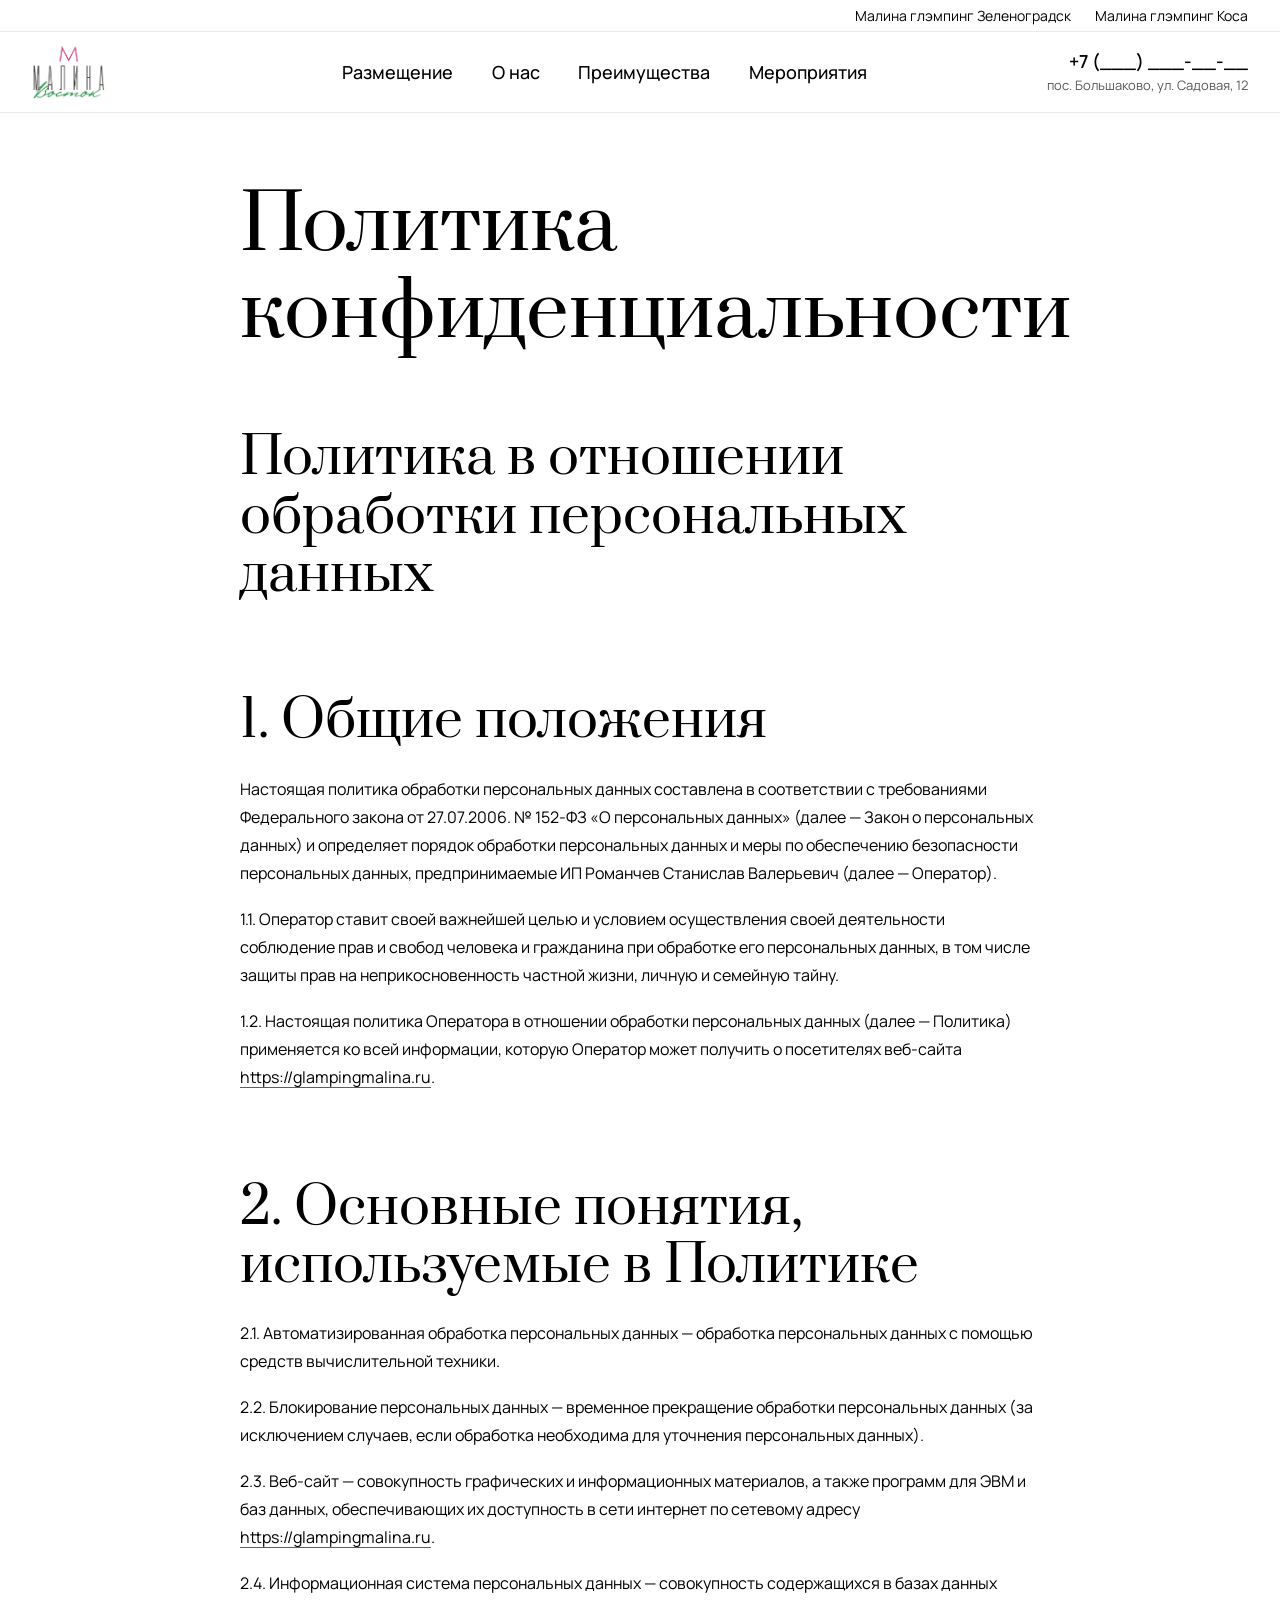
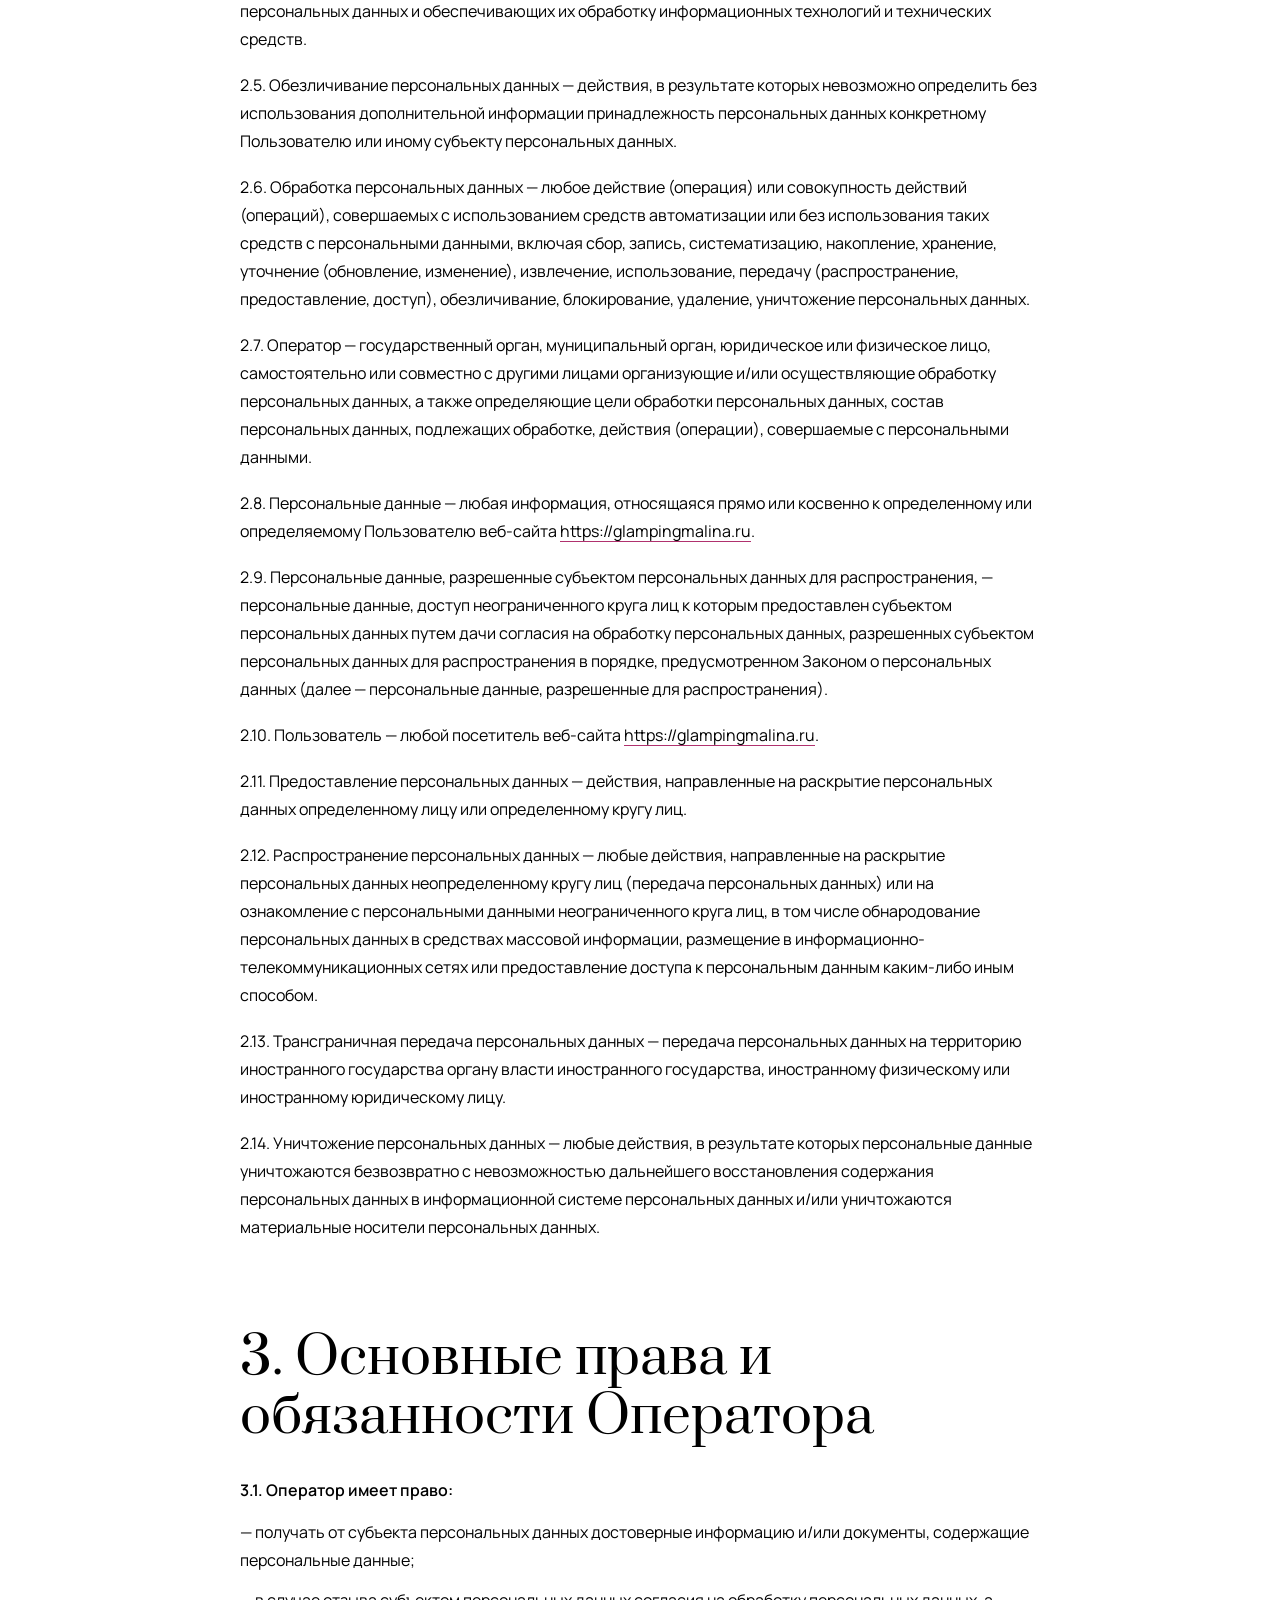
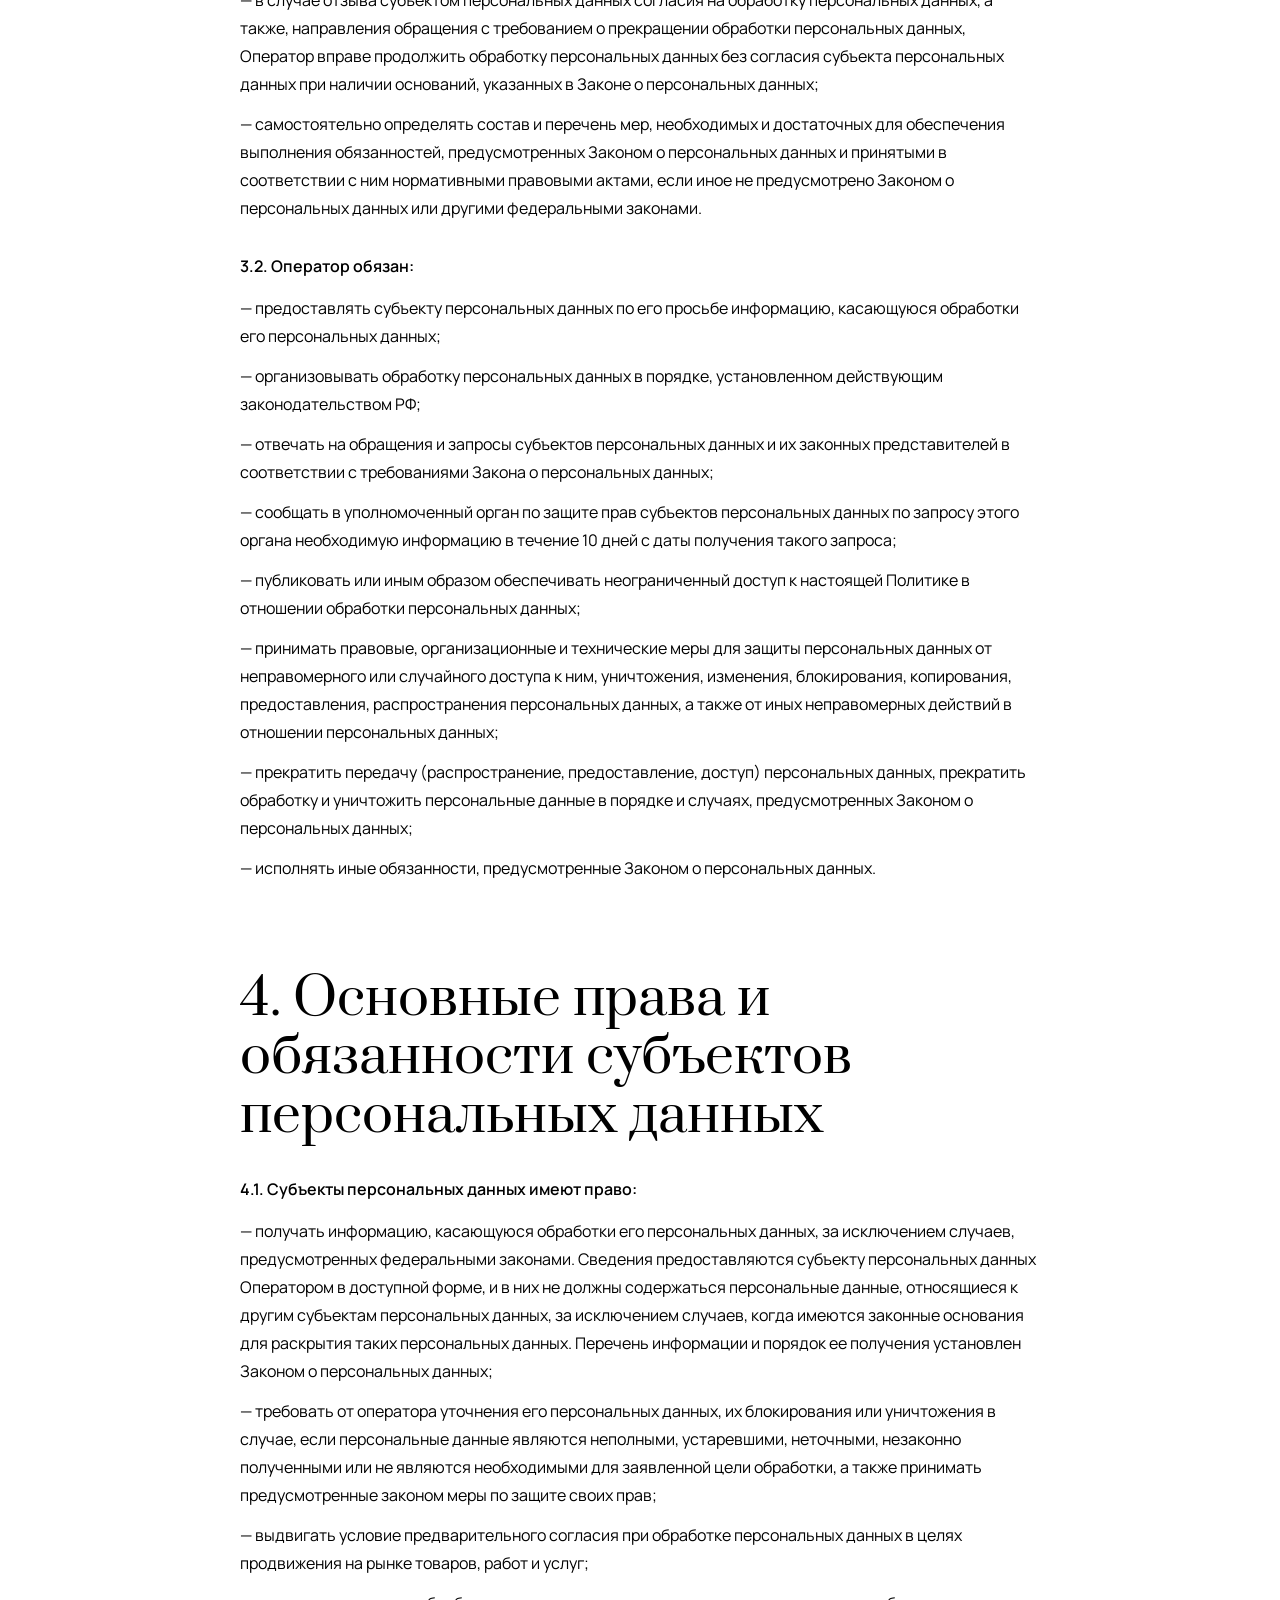
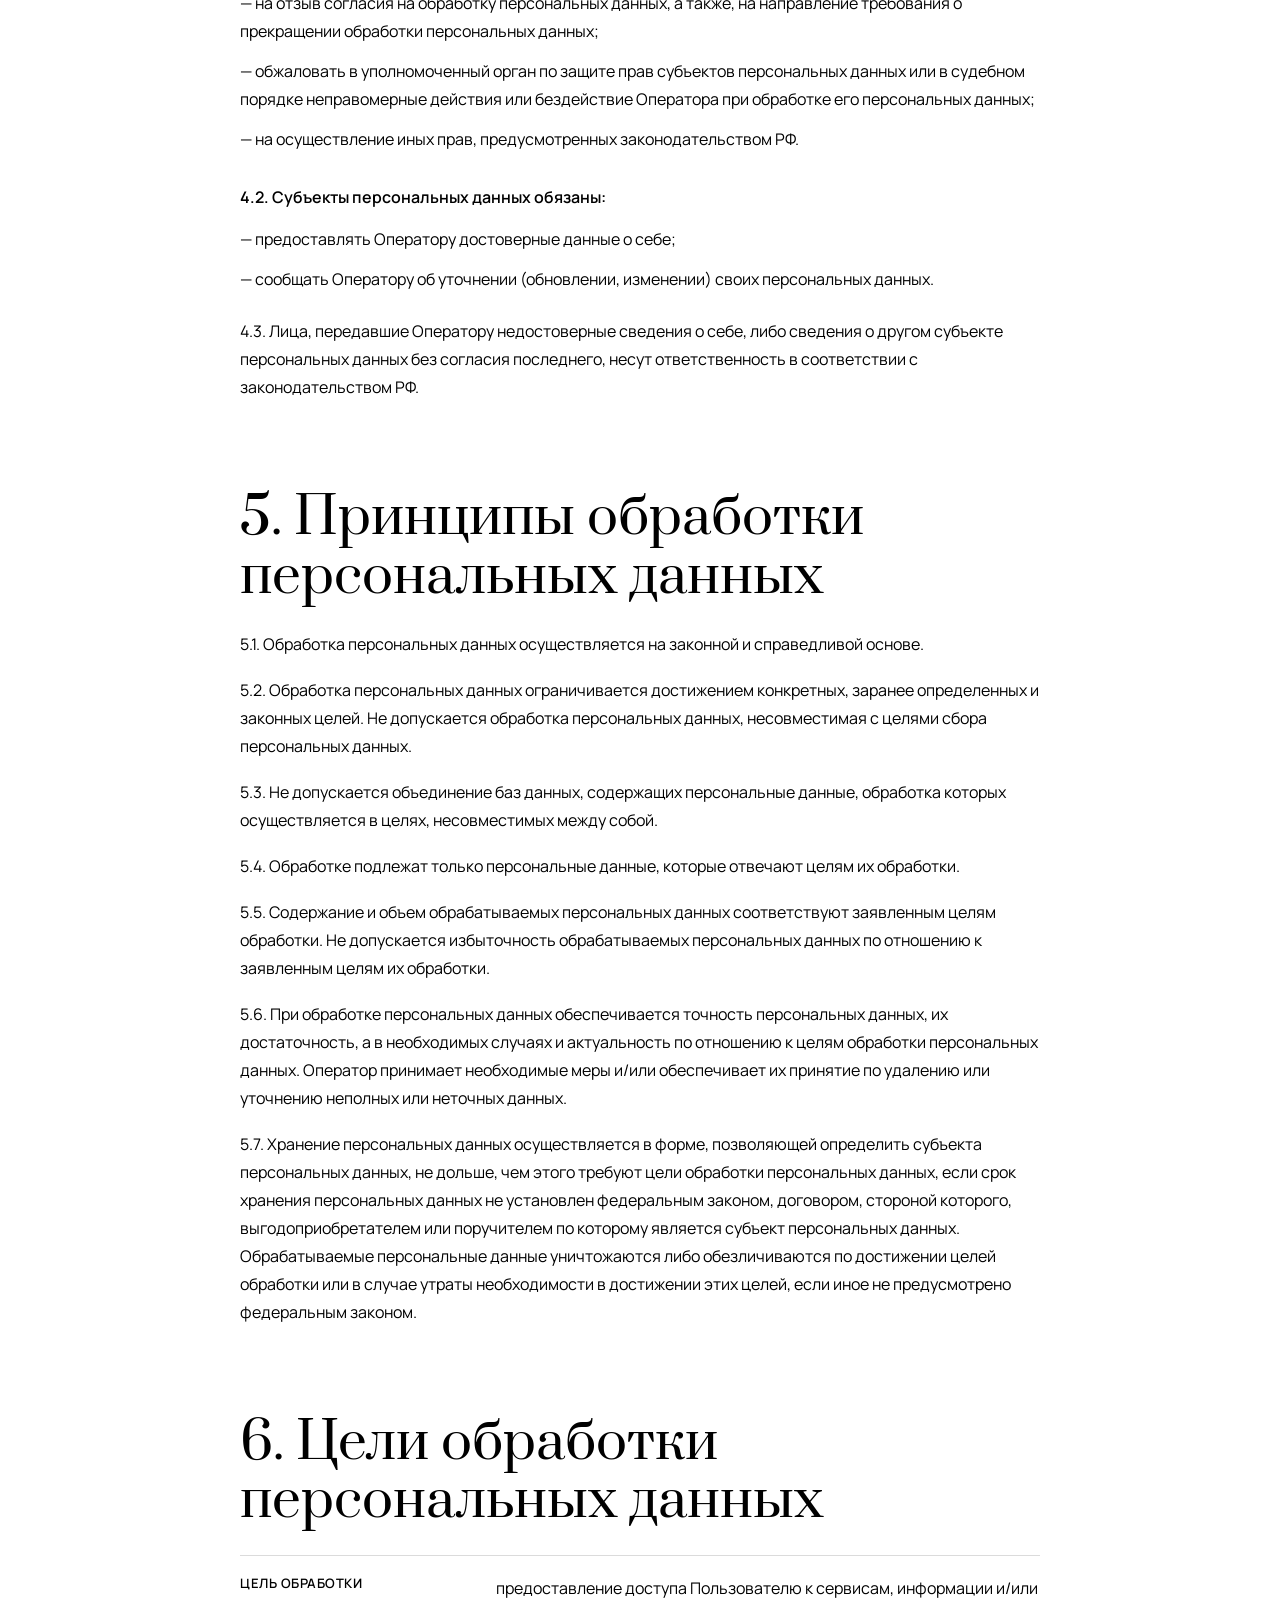
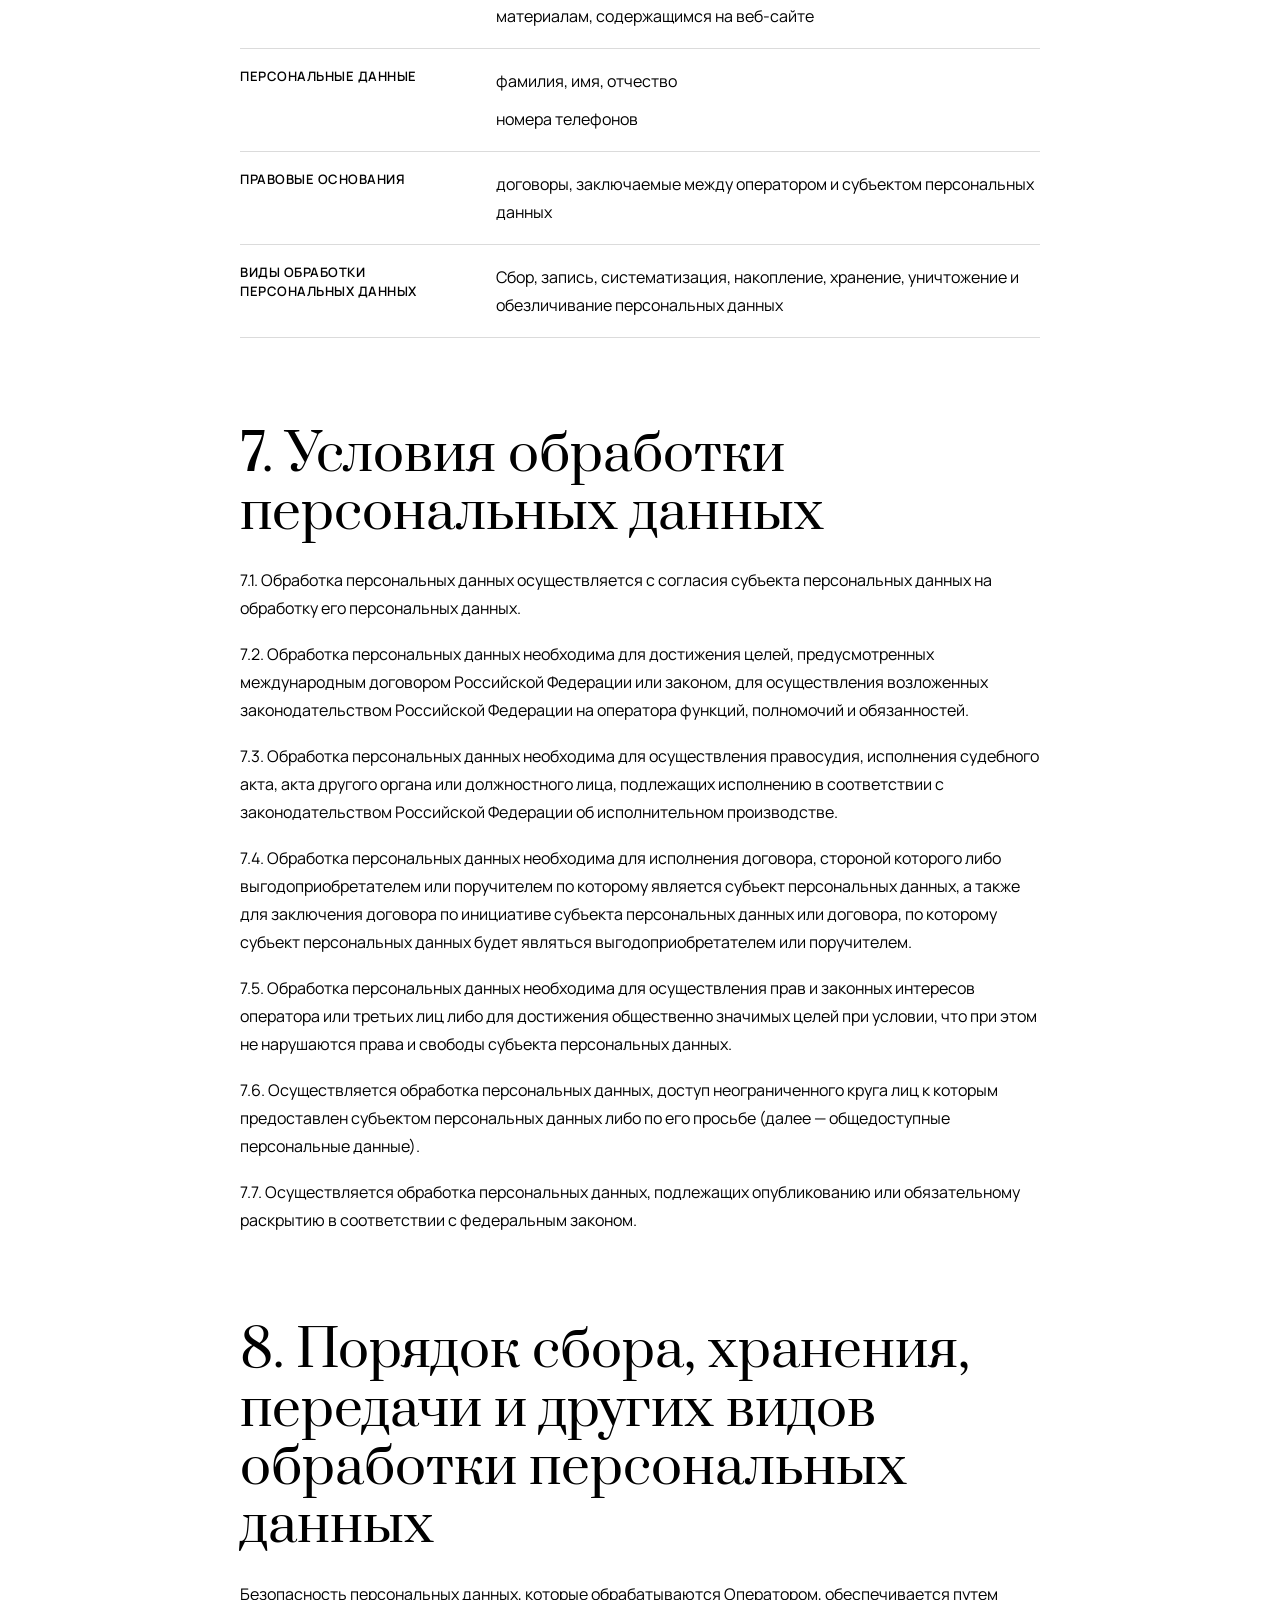
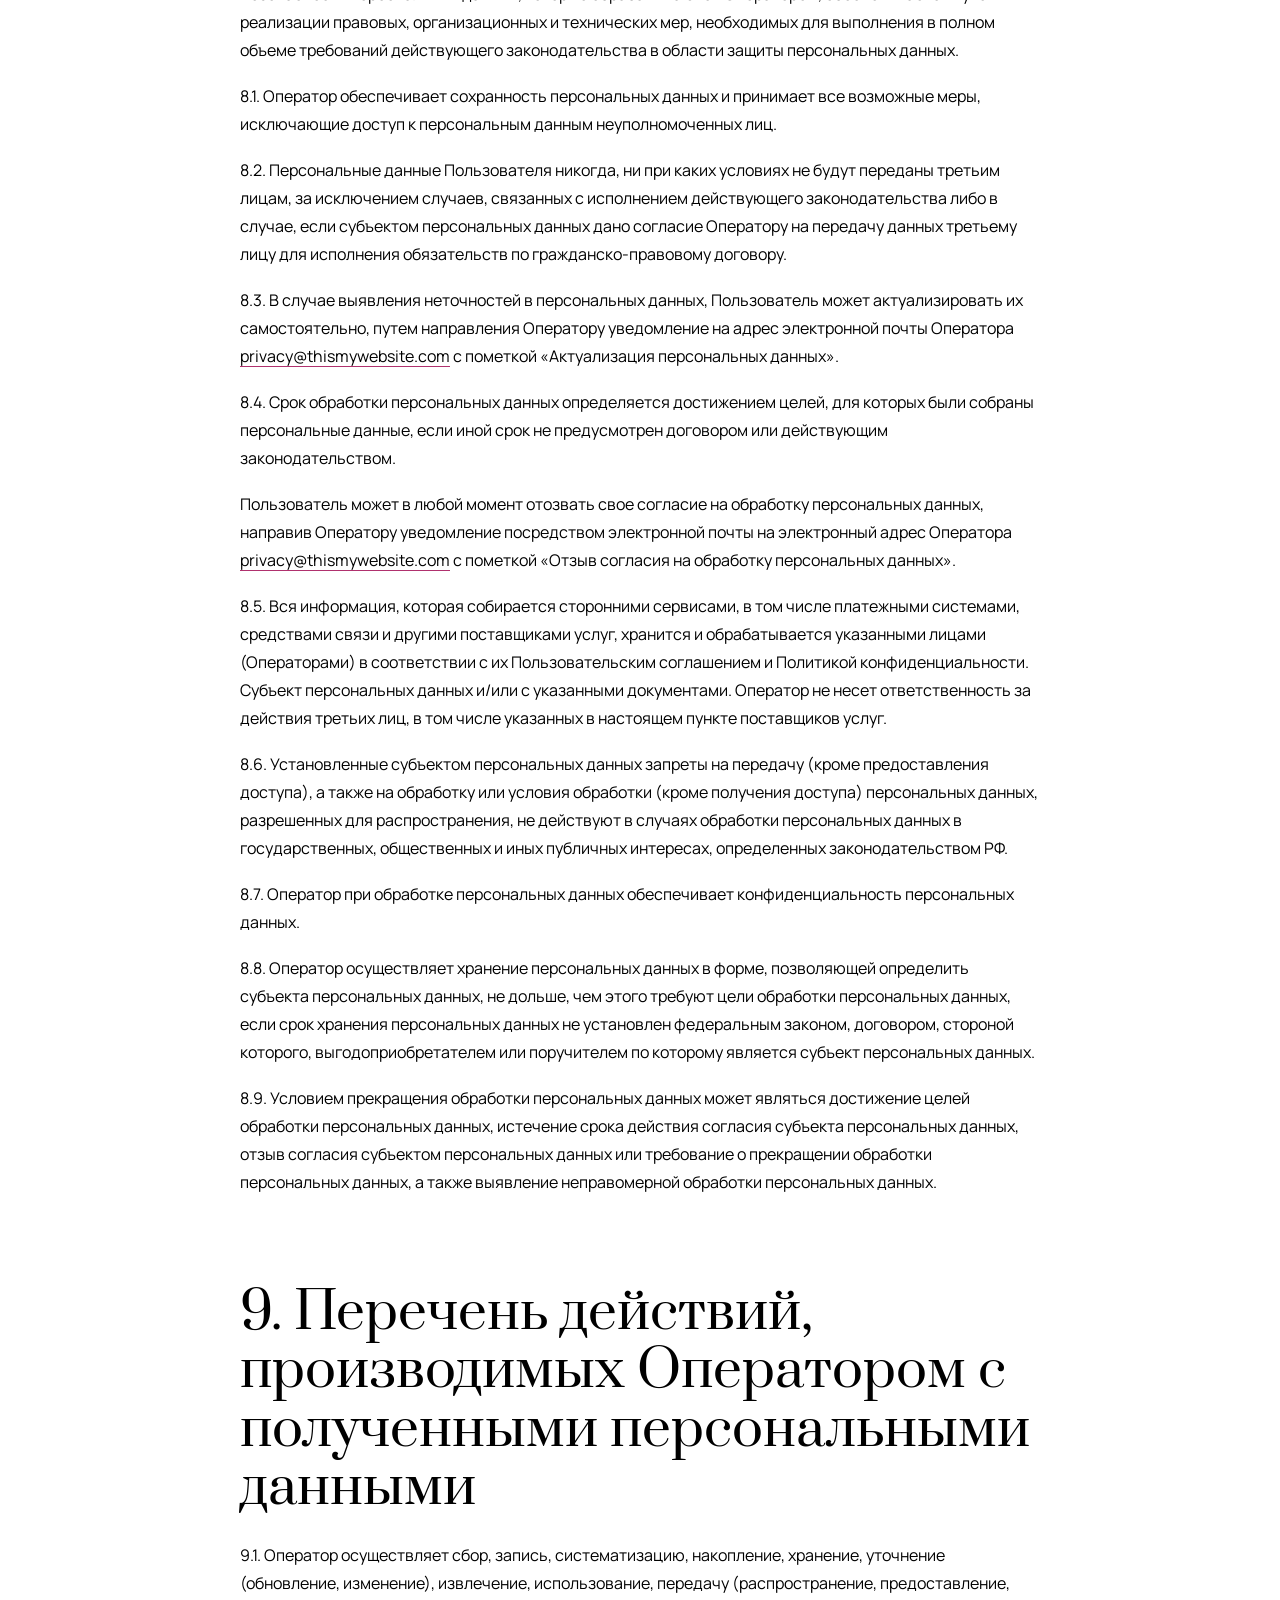
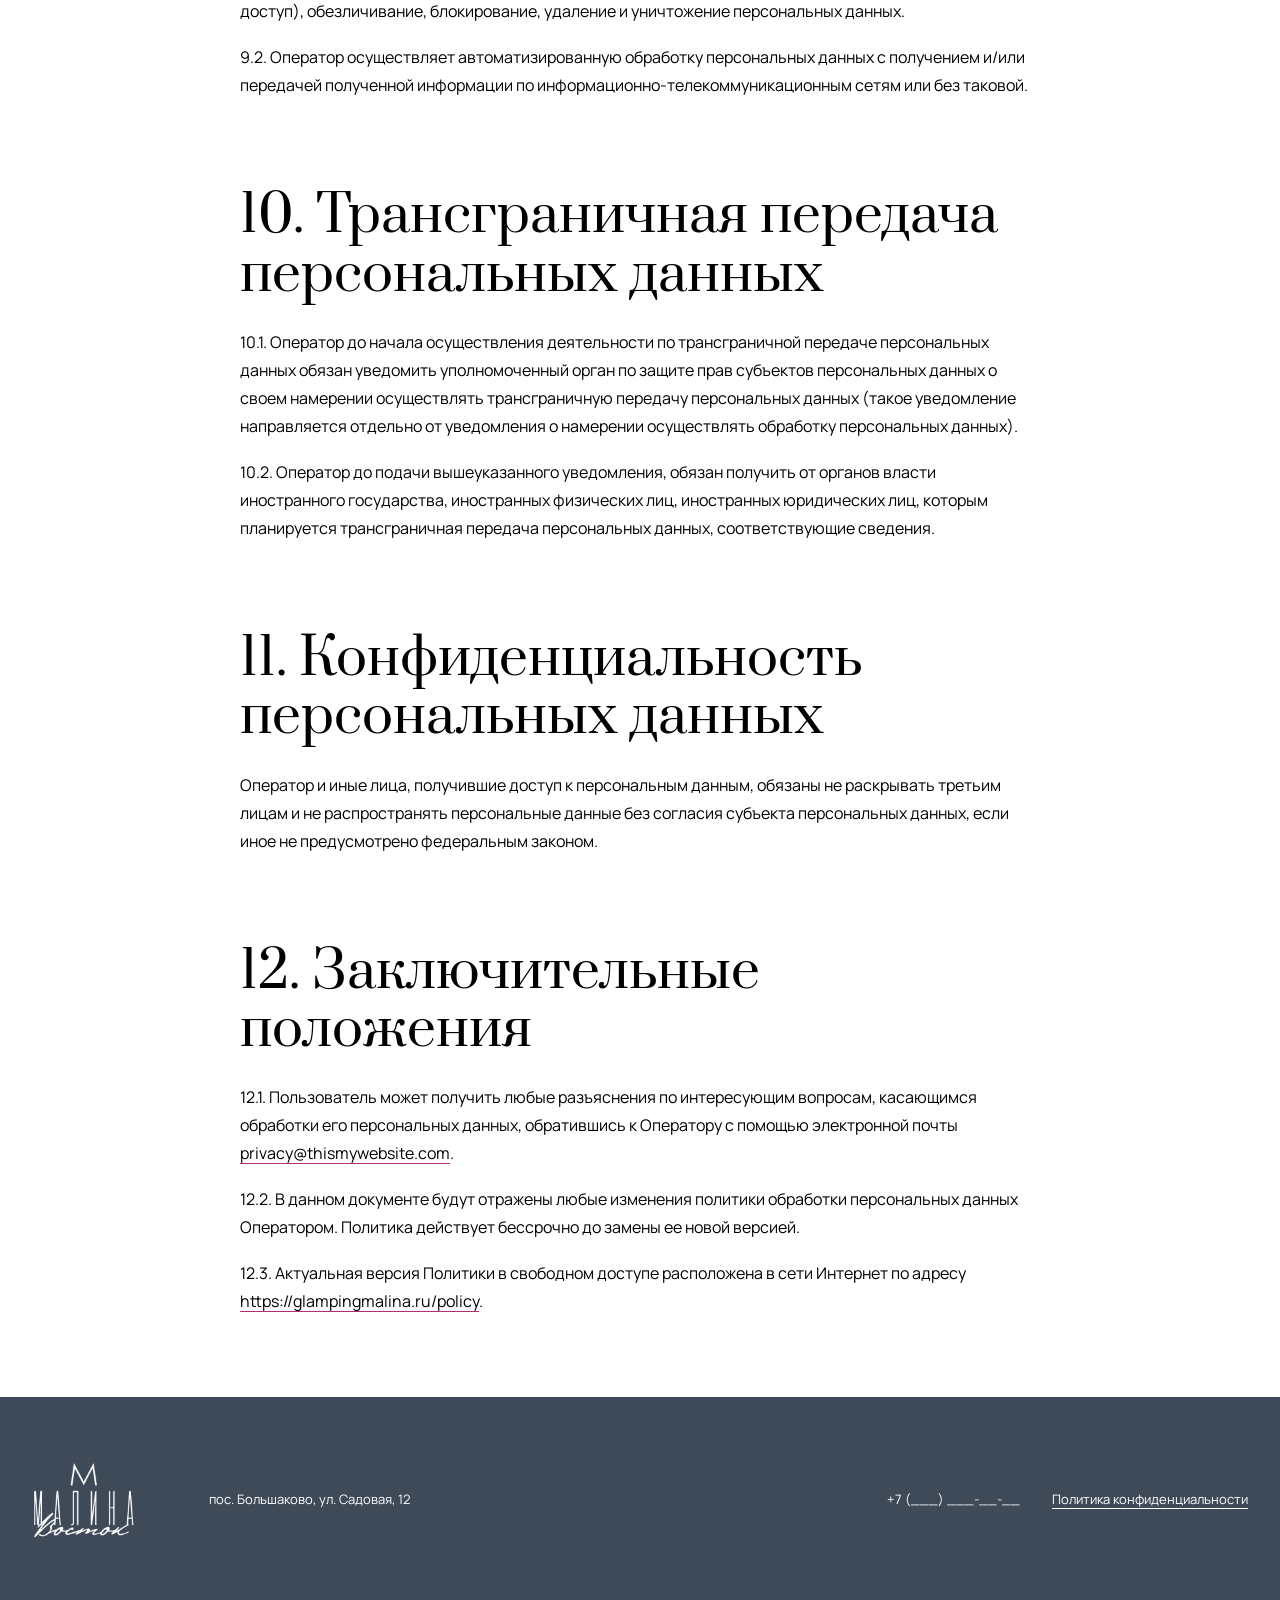
<file: privacy.html>
<!doctype html>
<html lang="ru">
  <head>
    <meta charset="utf-8">
    <meta name="viewport" content="width=device-width, initial-scale=1">
    <title>Политика конфиденциальности — Малина Восток</title>
    <link rel="preconnect" href="https://fonts.googleapis.com">
    <link rel="preconnect" href="https://fonts.gstatic.com" crossorigin>
    <link rel="icon" type="image/png" href="assets/images/logo/favicon.png">
    <link rel="apple-touch-icon" href="assets/images/logo/favicon.png">
    <link rel="stylesheet" href="https://fonts.googleapis.com/css2?family=Manrope:wght@400;500;600&amp;family=Prata&amp;display=swap">
    <link rel="stylesheet" href="assets/css/styles.css?v=system-audit">
    <script src="assets/js/main.js" defer></script>
  </head>
  <body class="technical-layout">
    <header class="site-header">
      <div class="header-links" aria-label="Другие глэмпинги">
        <div class="page-shell header-links__inner">
          <a href="https://glampingmalina.ru/zelenogradsk" target="_blank" rel="noopener noreferrer">Малина глэмпинг Зеленоградск</a>
          <a href="https://glampingmalina.ru/kosa" target="_blank" rel="noopener noreferrer">Малина глэмпинг Коса</a>
        </div>
      </div>
      <div class="page-shell header-main">
        <a class="logo" href="index.html" aria-label="Малина Восток — главная"><img src="assets/images/logo/malina-vostok-logo.png" alt="Малина Восток"></a>
        <nav class="desktop-nav" aria-label="Основная навигация">
          <a href="rooms.html">Размещение</a>
          <a href="index.html#about">О&nbsp;нас</a>
          <a href="index.html#advantages">Преимущества</a>
          <a href="index.html#events">Мероприятия</a>
        </nav>
        <div class="header-actions">
          <div class="header-contacts">
            <span class="header-phone">+7 (___) ___-__-__</span>
            <span class="header-address header-address--desktop">пос. Большаково, ул. Садовая, 12</span>
          </div>
          <span class="header-address header-address--mobile">пос. Большаково, ул. Садовая, 12</span>
          <button class="menu-toggle" type="button" aria-label="Открыть меню" aria-controls="mobile-menu" aria-expanded="false" aria-haspopup="dialog"><span></span><span></span><span></span></button>
        </div>
      </div>
    </header>

    <div class="menu-overlay" data-menu-close aria-hidden="true"></div>
    <aside class="mobile-menu" id="mobile-menu" role="dialog" aria-modal="true" aria-label="Мобильное меню" aria-hidden="true" inert>
      <div class="mobile-menu__top"><span>Меню</span><button class="menu-close" type="button" aria-label="Закрыть меню" data-menu-close>×</button></div>
      <nav class="mobile-menu__nav" aria-label="Основная навигация">
        <a href="rooms.html">Размещение</a>
        <a href="index.html#about">О&nbsp;нас</a>
        <a href="index.html#advantages">Преимущества</a>
        <a href="index.html#events">Мероприятия</a>
      </nav>
      <nav class="mobile-menu__places" aria-label="Другие глэмпинги">
        <a href="https://glampingmalina.ru/zelenogradsk" target="_blank" rel="noopener noreferrer">Малина глэмпинг Зеленоградск</a>
        <a href="https://glampingmalina.ru/kosa" target="_blank" rel="noopener noreferrer">Малина глэмпинг Коса</a>
      </nav>
    </aside>

    <main class="technical-page privacy-page">
      <div class="privacy-page__inner">
        <h1>Политика конфиденциальности</h1>

        <article class="privacy-article">
          <h2>Политика в отношении обработки персональных данных</h2>

          <h2>1. Общие положения</h2>
          <p>Настоящая политика обработки персональных данных составлена в соответствии с требованиями Федерального закона от 27.07.2006. № 152-ФЗ «О персональных данных» (далее — Закон о персональных данных) и определяет порядок обработки персональных данных и меры по обеспечению безопасности персональных данных, предпринимаемые ИП Романчев Станислав Валерьевич (далее — Оператор).</p>
          <p>1.1. Оператор ставит своей важнейшей целью и условием осуществления своей деятельности соблюдение прав и свобод человека и гражданина при обработке его персональных данных, в том числе защиты прав на неприкосновенность частной жизни, личную и семейную тайну.</p>
          <p>1.2. Настоящая политика Оператора в отношении обработки персональных данных (далее — Политика) применяется ко всей информации, которую Оператор может получить о посетителях веб-сайта <a href="https://glampingmalina.ru">https://glampingmalina.ru</a>.</p>

          <h2>2. Основные понятия, используемые в Политике</h2>
          <p>2.1. Автоматизированная обработка персональных данных — обработка персональных данных с помощью средств вычислительной техники.</p>
          <p>2.2. Блокирование персональных данных — временное прекращение обработки персональных данных (за исключением случаев, если обработка необходима для уточнения персональных данных).</p>
          <p>2.3. Веб-сайт — совокупность графических и информационных материалов, а также программ для ЭВМ и баз данных, обеспечивающих их доступность в сети интернет по сетевому адресу <a href="https://glampingmalina.ru">https://glampingmalina.ru</a>.</p>
          <p>2.4. Информационная система персональных данных — совокупность содержащихся в базах данных персональных данных и обеспечивающих их обработку информационных технологий и технических средств.</p>
          <p>2.5. Обезличивание персональных данных — действия, в результате которых невозможно определить без использования дополнительной информации принадлежность персональных данных конкретному Пользователю или иному субъекту персональных данных.</p>
          <p>2.6. Обработка персональных данных — любое действие (операция) или совокупность действий (операций), совершаемых с использованием средств автоматизации или без использования таких средств с персональными данными, включая сбор, запись, систематизацию, накопление, хранение, уточнение (обновление, изменение), извлечение, использование, передачу (распространение, предоставление, доступ), обезличивание, блокирование, удаление, уничтожение персональных данных.</p>
          <p>2.7. Оператор — государственный орган, муниципальный орган, юридическое или физическое лицо, самостоятельно или совместно с другими лицами организующие и/или осуществляющие обработку персональных данных, а также определяющие цели обработки персональных данных, состав персональных данных, подлежащих обработке, действия (операции), совершаемые с персональными данными.</p>
          <p>2.8. Персональные данные — любая информация, относящаяся прямо или косвенно к определенному или определяемому Пользователю веб-сайта <a href="https://glampingmalina.ru">https://glampingmalina.ru</a>.</p>
          <p>2.9. Персональные данные, разрешенные субъектом персональных данных для распространения, — персональные данные, доступ неограниченного круга лиц к которым предоставлен субъектом персональных данных путем дачи согласия на обработку персональных данных, разрешенных субъектом персональных данных для распространения в порядке, предусмотренном Законом о персональных данных (далее — персональные данные, разрешенные для распространения).</p>
          <p>2.10. Пользователь — любой посетитель веб-сайта <a href="https://glampingmalina.ru">https://glampingmalina.ru</a>.</p>
          <p>2.11. Предоставление персональных данных — действия, направленные на раскрытие персональных данных определенному лицу или определенному кругу лиц.</p>
          <p>2.12. Распространение персональных данных — любые действия, направленные на раскрытие персональных данных неопределенному кругу лиц (передача персональных данных) или на ознакомление с персональными данными неограниченного круга лиц, в том числе обнародование персональных данных в средствах массовой информации, размещение в информационно-телекоммуникационных сетях или предоставление доступа к персональным данным каким-либо иным способом.</p>
          <p>2.13. Трансграничная передача персональных данных — передача персональных данных на территорию иностранного государства органу власти иностранного государства, иностранному физическому или иностранному юридическому лицу.</p>
          <p>2.14. Уничтожение персональных данных — любые действия, в результате которых персональные данные уничтожаются безвозвратно с невозможностью дальнейшего восстановления содержания персональных данных в информационной системе персональных данных и/или уничтожаются материальные носители персональных данных.</p>

          <h2>3. Основные права и обязанности Оператора</h2>
          <h3>3.1. Оператор имеет право:</h3>
          <ul>
            <li>— получать от субъекта персональных данных достоверные информацию и/или документы, содержащие персональные данные;</li>
            <li>— в случае отзыва субъектом персональных данных согласия на обработку персональных данных, а также, направления обращения с требованием о прекращении обработки персональных данных, Оператор вправе продолжить обработку персональных данных без согласия субъекта персональных данных при наличии оснований, указанных в Законе о персональных данных;</li>
            <li>— самостоятельно определять состав и перечень мер, необходимых и достаточных для обеспечения выполнения обязанностей, предусмотренных Законом о персональных данных и принятыми в соответствии с ним нормативными правовыми актами, если иное не предусмотрено Законом о персональных данных или другими федеральными законами.</li>
          </ul>
          <h3>3.2. Оператор обязан:</h3>
          <ul>
            <li>— предоставлять субъекту персональных данных по его просьбе информацию, касающуюся обработки его персональных данных;</li>
            <li>— организовывать обработку персональных данных в порядке, установленном действующим законодательством РФ;</li>
            <li>— отвечать на обращения и запросы субъектов персональных данных и их законных представителей в соответствии с требованиями Закона о персональных данных;</li>
            <li>— сообщать в уполномоченный орган по защите прав субъектов персональных данных по запросу этого органа необходимую информацию в течение 10 дней с даты получения такого запроса;</li>
            <li>— публиковать или иным образом обеспечивать неограниченный доступ к настоящей Политике в отношении обработки персональных данных;</li>
            <li>— принимать правовые, организационные и технические меры для защиты персональных данных от неправомерного или случайного доступа к ним, уничтожения, изменения, блокирования, копирования, предоставления, распространения персональных данных, а также от иных неправомерных действий в отношении персональных данных;</li>
            <li>— прекратить передачу (распространение, предоставление, доступ) персональных данных, прекратить обработку и уничтожить персональные данные в порядке и случаях, предусмотренных Законом о персональных данных;</li>
            <li>— исполнять иные обязанности, предусмотренные Законом о персональных данных.</li>
          </ul>

          <h2>4. Основные права и обязанности субъектов персональных данных</h2>
          <h3>4.1. Субъекты персональных данных имеют право:</h3>
          <ul>
            <li>— получать информацию, касающуюся обработки его персональных данных, за исключением случаев, предусмотренных федеральными законами. Сведения предоставляются субъекту персональных данных Оператором в доступной форме, и в них не должны содержаться персональные данные, относящиеся к другим субъектам персональных данных, за исключением случаев, когда имеются законные основания для раскрытия таких персональных данных. Перечень информации и порядок ее получения установлен Законом о персональных данных;</li>
            <li>— требовать от оператора уточнения его персональных данных, их блокирования или уничтожения в случае, если персональные данные являются неполными, устаревшими, неточными, незаконно полученными или не являются необходимыми для заявленной цели обработки, а также принимать предусмотренные законом меры по защите своих прав;</li>
            <li>— выдвигать условие предварительного согласия при обработке персональных данных в целях продвижения на рынке товаров, работ и услуг;</li>
            <li>— на отзыв согласия на обработку персональных данных, а также, на направление требования о прекращении обработки персональных данных;</li>
            <li>— обжаловать в уполномоченный орган по защите прав субъектов персональных данных или в судебном порядке неправомерные действия или бездействие Оператора при обработке его персональных данных;</li>
            <li>— на осуществление иных прав, предусмотренных законодательством РФ.</li>
          </ul>
          <h3>4.2. Субъекты персональных данных обязаны:</h3>
          <ul>
            <li>— предоставлять Оператору достоверные данные о себе;</li>
            <li>— сообщать Оператору об уточнении (обновлении, изменении) своих персональных данных.</li>
          </ul>
          <p>4.3. Лица, передавшие Оператору недостоверные сведения о себе, либо сведения о другом субъекте персональных данных без согласия последнего, несут ответственность в соответствии с законодательством РФ.</p>

          <h2>5. Принципы обработки персональных данных</h2>
          <p>5.1. Обработка персональных данных осуществляется на законной и справедливой основе.</p>
          <p>5.2. Обработка персональных данных ограничивается достижением конкретных, заранее определенных и законных целей. Не допускается обработка персональных данных, несовместимая с целями сбора персональных данных.</p>
          <p>5.3. Не допускается объединение баз данных, содержащих персональные данные, обработка которых осуществляется в целях, несовместимых между собой.</p>
          <p>5.4. Обработке подлежат только персональные данные, которые отвечают целям их обработки.</p>
          <p>5.5. Содержание и объем обрабатываемых персональных данных соответствуют заявленным целям обработки. Не допускается избыточность обрабатываемых персональных данных по отношению к заявленным целям их обработки.</p>
          <p>5.6. При обработке персональных данных обеспечивается точность персональных данных, их достаточность, а в необходимых случаях и актуальность по отношению к целям обработки персональных данных. Оператор принимает необходимые меры и/или обеспечивает их принятие по удалению или уточнению неполных или неточных данных.</p>
          <p>5.7. Хранение персональных данных осуществляется в форме, позволяющей определить субъекта персональных данных, не дольше, чем этого требуют цели обработки персональных данных, если срок хранения персональных данных не установлен федеральным законом, договором, стороной которого, выгодоприобретателем или поручителем по которому является субъект персональных данных. Обрабатываемые персональные данные уничтожаются либо обезличиваются по достижении целей обработки или в случае утраты необходимости в достижении этих целей, если иное не предусмотрено федеральным законом.</p>

          <h2>6. Цели обработки персональных данных</h2>
          <div class="privacy-table-wrap" tabindex="0">
            <table class="privacy-table">
              <tbody>
                <tr>
                  <th scope="row">Цель обработки</th>
                  <td>предоставление доступа Пользователю к сервисам, информации и/или материалам, содержащимся на веб-сайте</td>
                </tr>
                <tr>
                  <th scope="row">Персональные данные</th>
                  <td>
                    <p>фамилия, имя, отчество</p>
                    <p>номера телефонов</p>
                  </td>
                </tr>
                <tr>
                  <th scope="row">Правовые основания</th>
                  <td>договоры, заключаемые между оператором и субъектом персональных данных</td>
                </tr>
                <tr>
                  <th scope="row">Виды обработки персональных данных</th>
                  <td>Сбор, запись, систематизация, накопление, хранение, уничтожение и обезличивание персональных данных</td>
                </tr>
              </tbody>
            </table>
          </div>

          <h2>7. Условия обработки персональных данных</h2>
          <p>7.1. Обработка персональных данных осуществляется с согласия субъекта персональных данных на обработку его персональных данных.</p>
          <p>7.2. Обработка персональных данных необходима для достижения целей, предусмотренных международным договором Российской Федерации или законом, для осуществления возложенных законодательством Российской Федерации на оператора функций, полномочий и обязанностей.</p>
          <p>7.3. Обработка персональных данных необходима для осуществления правосудия, исполнения судебного акта, акта другого органа или должностного лица, подлежащих исполнению в соответствии с законодательством Российской Федерации об исполнительном производстве.</p>
          <p>7.4. Обработка персональных данных необходима для исполнения договора, стороной которого либо выгодоприобретателем или поручителем по которому является субъект персональных данных, а также для заключения договора по инициативе субъекта персональных данных или договора, по которому субъект персональных данных будет являться выгодоприобретателем или поручителем.</p>
          <p>7.5. Обработка персональных данных необходима для осуществления прав и законных интересов оператора или третьих лиц либо для достижения общественно значимых целей при условии, что при этом не нарушаются права и свободы субъекта персональных данных.</p>
          <p>7.6. Осуществляется обработка персональных данных, доступ неограниченного круга лиц к которым предоставлен субъектом персональных данных либо по его просьбе (далее — общедоступные персональные данные).</p>
          <p>7.7. Осуществляется обработка персональных данных, подлежащих опубликованию или обязательному раскрытию в соответствии с федеральным законом.</p>

          <h2>8. Порядок сбора, хранения, передачи и других видов обработки персональных данных</h2>
          <p>Безопасность персональных данных, которые обрабатываются Оператором, обеспечивается путем реализации правовых, организационных и технических мер, необходимых для выполнения в полном объеме требований действующего законодательства в области защиты персональных данных.</p>
          <p>8.1. Оператор обеспечивает сохранность персональных данных и принимает все возможные меры, исключающие доступ к персональным данным неуполномоченных лиц.</p>
          <p>8.2. Персональные данные Пользователя никогда, ни при каких условиях не будут переданы третьим лицам, за исключением случаев, связанных с исполнением действующего законодательства либо в случае, если субъектом персональных данных дано согласие Оператору на передачу данных третьему лицу для исполнения обязательств по гражданско-правовому договору.</p>
          <p>8.3. В случае выявления неточностей в персональных данных, Пользователь может актуализировать их самостоятельно, путем направления Оператору уведомление на адрес электронной почты Оператора <a href="mailto:privacy@thismywebsite.com">privacy@thismywebsite.com</a> с пометкой «Актуализация персональных данных».</p>
          <p>8.4. Срок обработки персональных данных определяется достижением целей, для которых были собраны персональные данные, если иной срок не предусмотрен договором или действующим законодательством.</p>
          <p>Пользователь может в любой момент отозвать свое согласие на обработку персональных данных, направив Оператору уведомление посредством электронной почты на электронный адрес Оператора <a href="mailto:privacy@thismywebsite.com">privacy@thismywebsite.com</a> с пометкой «Отзыв согласия на обработку персональных данных».</p>
          <p>8.5. Вся информация, которая собирается сторонними сервисами, в том числе платежными системами, средствами связи и другими поставщиками услуг, хранится и обрабатывается указанными лицами (Операторами) в соответствии с их Пользовательским соглашением и Политикой конфиденциальности. Субъект персональных данных и/или с указанными документами. Оператор не несет ответственность за действия третьих лиц, в том числе указанных в настоящем пункте поставщиков услуг.</p>
          <p>8.6. Установленные субъектом персональных данных запреты на передачу (кроме предоставления доступа), а также на обработку или условия обработки (кроме получения доступа) персональных данных, разрешенных для распространения, не действуют в случаях обработки персональных данных в государственных, общественных и иных публичных интересах, определенных законодательством РФ.</p>
          <p>8.7. Оператор при обработке персональных данных обеспечивает конфиденциальность персональных данных.</p>
          <p>8.8. Оператор осуществляет хранение персональных данных в форме, позволяющей определить субъекта персональных данных, не дольше, чем этого требуют цели обработки персональных данных, если срок хранения персональных данных не установлен федеральным законом, договором, стороной которого, выгодоприобретателем или поручителем по которому является субъект персональных данных.</p>
          <p>8.9. Условием прекращения обработки персональных данных может являться достижение целей обработки персональных данных, истечение срока действия согласия субъекта персональных данных, отзыв согласия субъектом персональных данных или требование о прекращении обработки персональных данных, а также выявление неправомерной обработки персональных данных.</p>

          <h2>9. Перечень действий, производимых Оператором с полученными персональными данными</h2>
          <p>9.1. Оператор осуществляет сбор, запись, систематизацию, накопление, хранение, уточнение (обновление, изменение), извлечение, использование, передачу (распространение, предоставление, доступ), обезличивание, блокирование, удаление и уничтожение персональных данных.</p>
          <p>9.2. Оператор осуществляет автоматизированную обработку персональных данных с получением и/или передачей полученной информации по информационно-телекоммуникационным сетям или без таковой.</p>

          <h2>10. Трансграничная передача персональных данных</h2>
          <p>10.1. Оператор до начала осуществления деятельности по трансграничной передаче персональных данных обязан уведомить уполномоченный орган по защите прав субъектов персональных данных о своем намерении осуществлять трансграничную передачу персональных данных (такое уведомление направляется отдельно от уведомления о намерении осуществлять обработку персональных данных).</p>
          <p>10.2. Оператор до подачи вышеуказанного уведомления, обязан получить от органов власти иностранного государства, иностранных физических лиц, иностранных юридических лиц, которым планируется трансграничная передача персональных данных, соответствующие сведения.</p>

          <h2>11. Конфиденциальность персональных данных</h2>
          <p>Оператор и иные лица, получившие доступ к персональным данным, обязаны не раскрывать третьим лицам и не распространять персональные данные без согласия субъекта персональных данных, если иное не предусмотрено федеральным законом.</p>

          <h2>12. Заключительные положения</h2>
          <p>12.1. Пользователь может получить любые разъяснения по интересующим вопросам, касающимся обработки его персональных данных, обратившись к Оператору с помощью электронной почты <a href="mailto:privacy@thismywebsite.com">privacy@thismywebsite.com</a>.</p>
          <p>12.2. В данном документе будут отражены любые изменения политики обработки персональных данных Оператором. Политика действует бессрочно до замены ее новой версией.</p>
          <p>12.3. Актуальная версия Политики в свободном доступе расположена в сети Интернет по адресу <a href="https://glampingmalina.ru/policy">https://glampingmalina.ru/policy</a>.</p>
        </article>
      </div>
    </main>

    <footer class="site-footer">
      <div class="page-shell footer-inner">
        <img class="footer-logo" src="assets/images/logo/malina-vostok-logo.png" alt="Малина Восток">
        <address>пос. Большаково, ул. Садовая, 12</address>
        <span>+7 (___) ___-__-__</span>
        <a href="privacy.html" aria-current="page">Политика конфиденциальности</a>
      </div>
    </footer>
  </body>
</html>
</file>
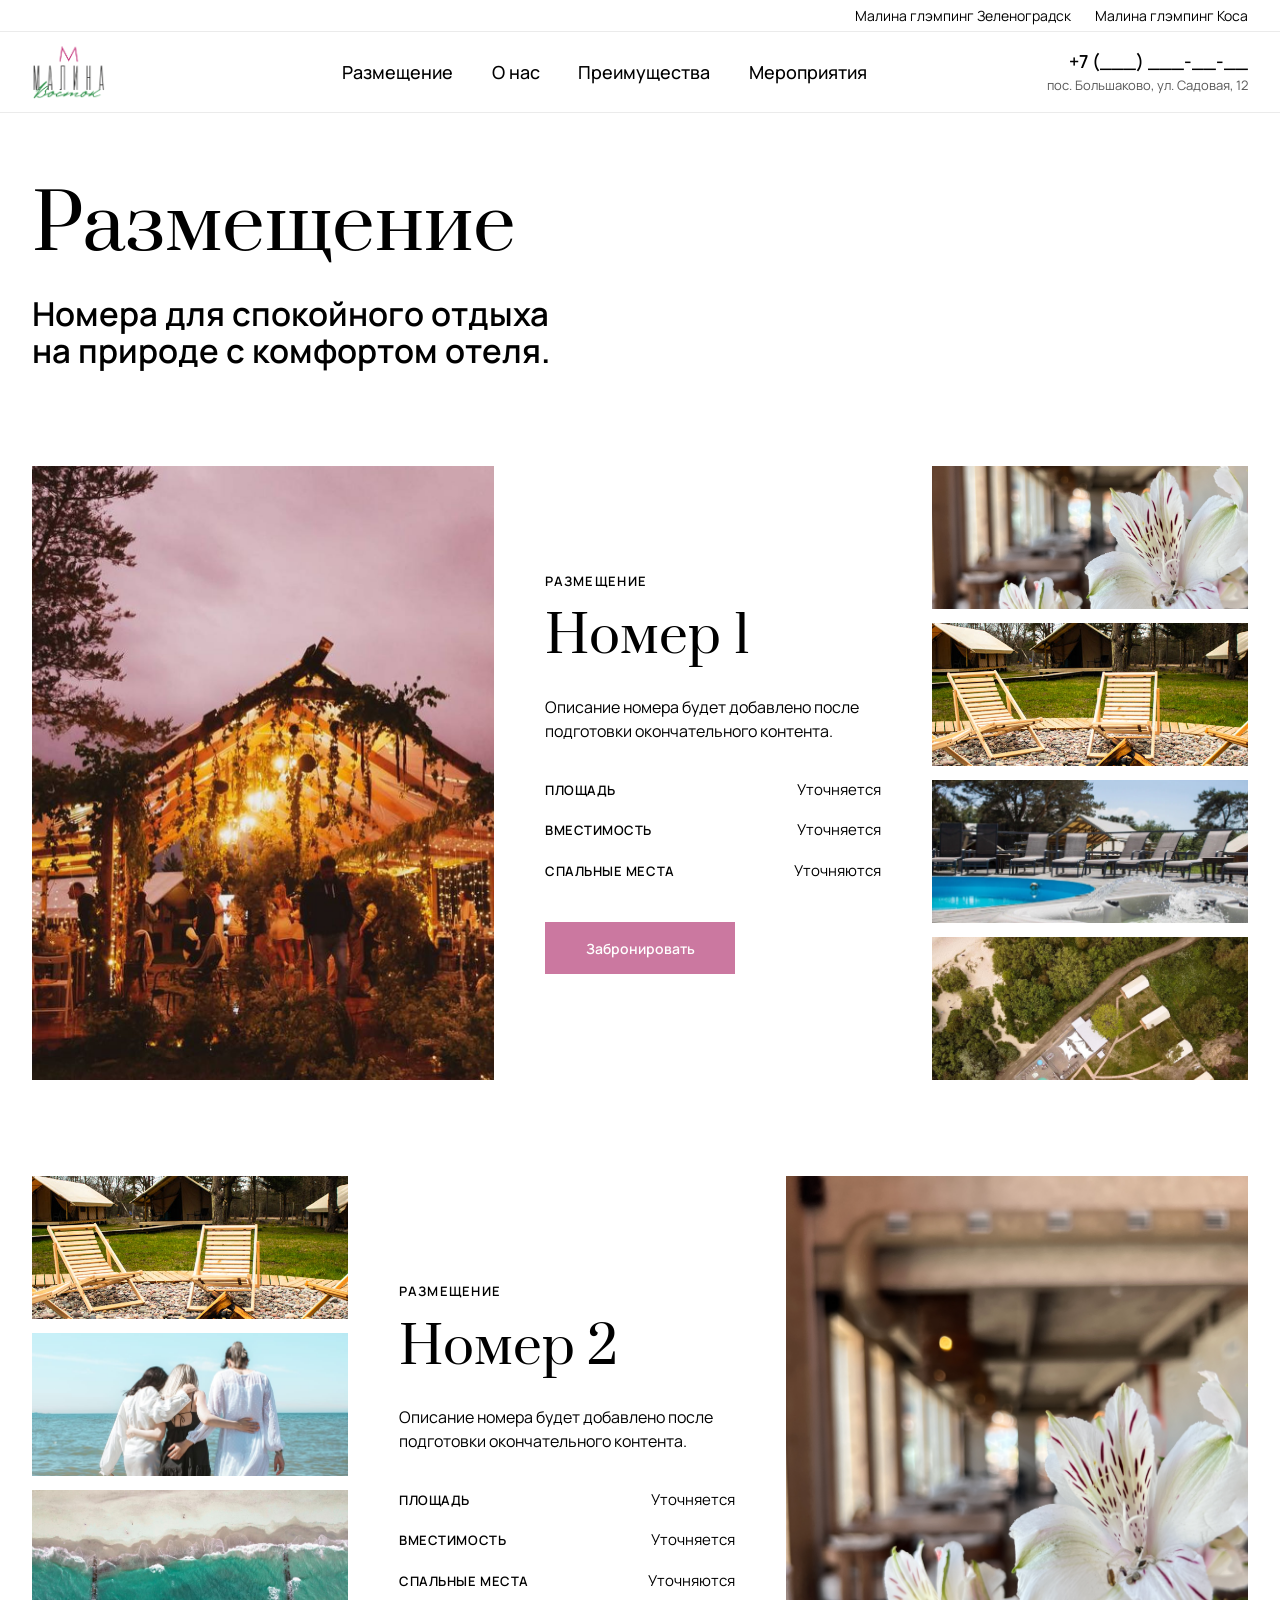
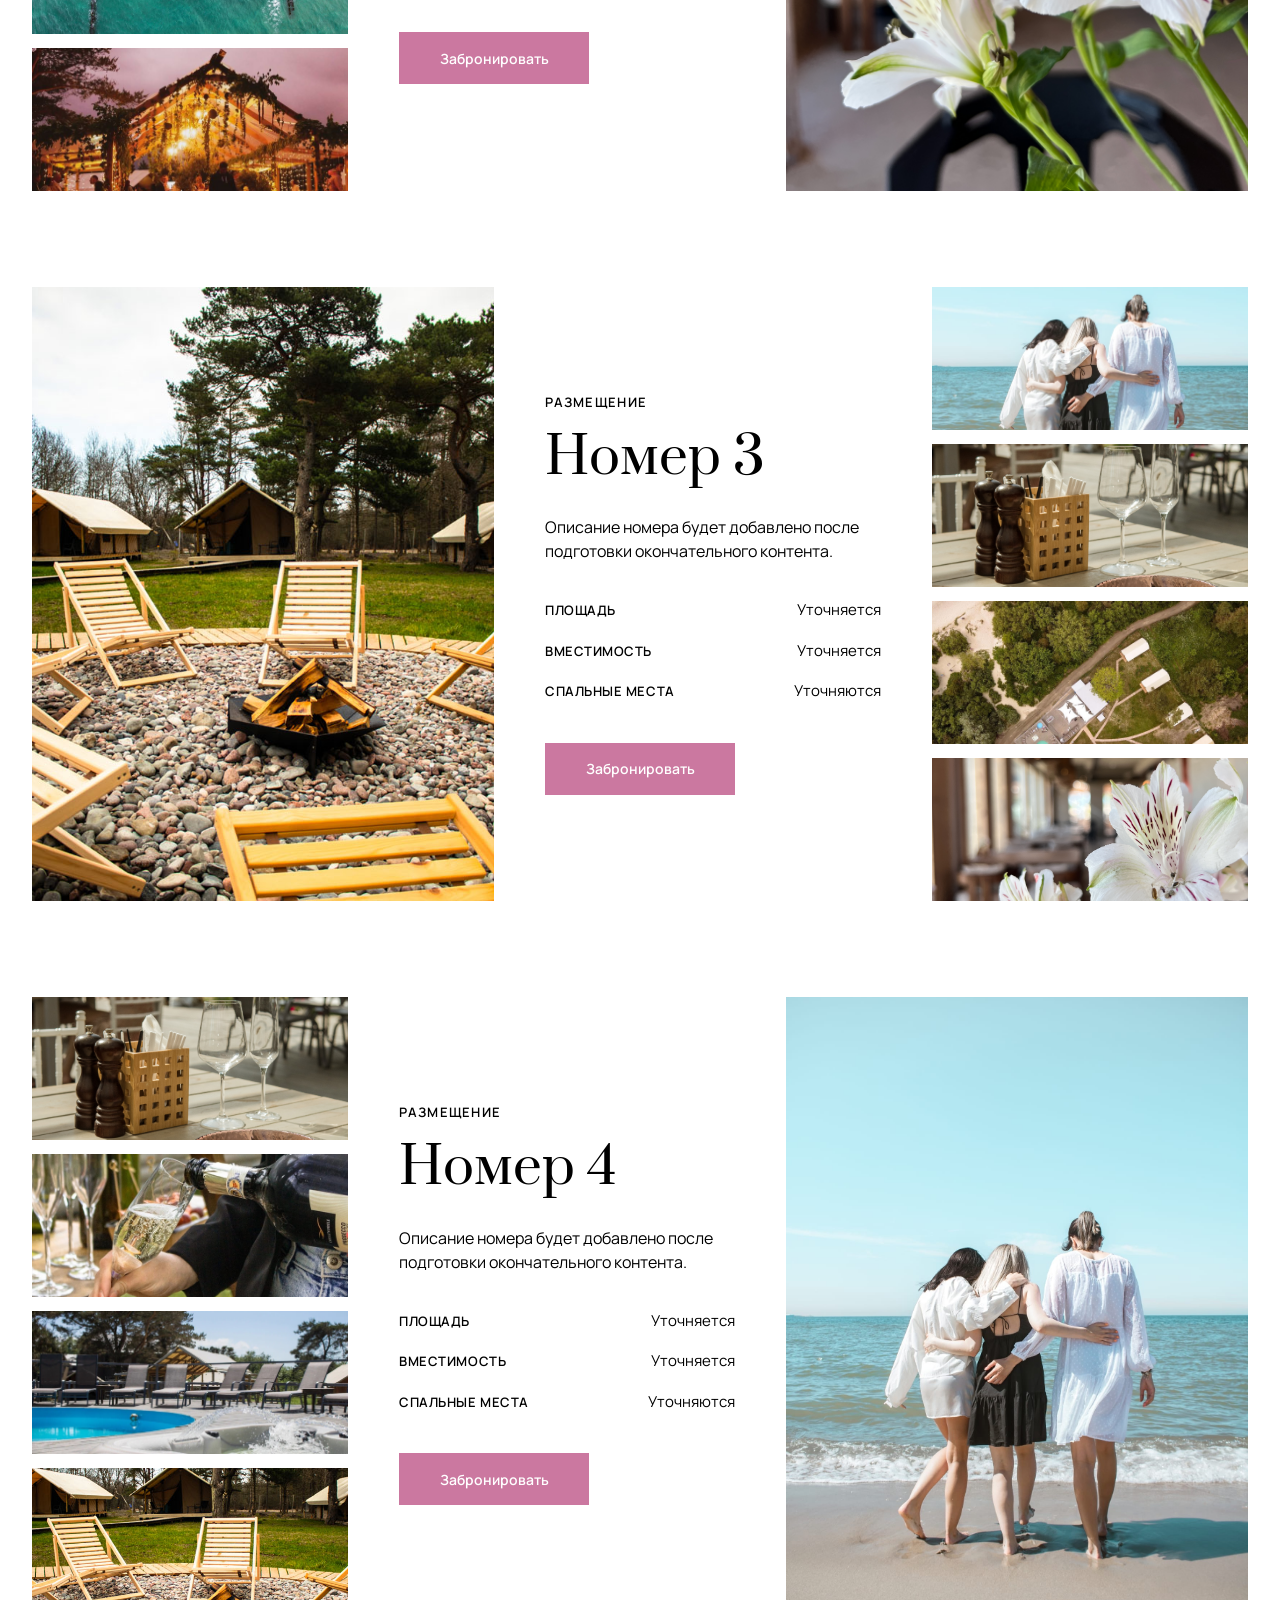
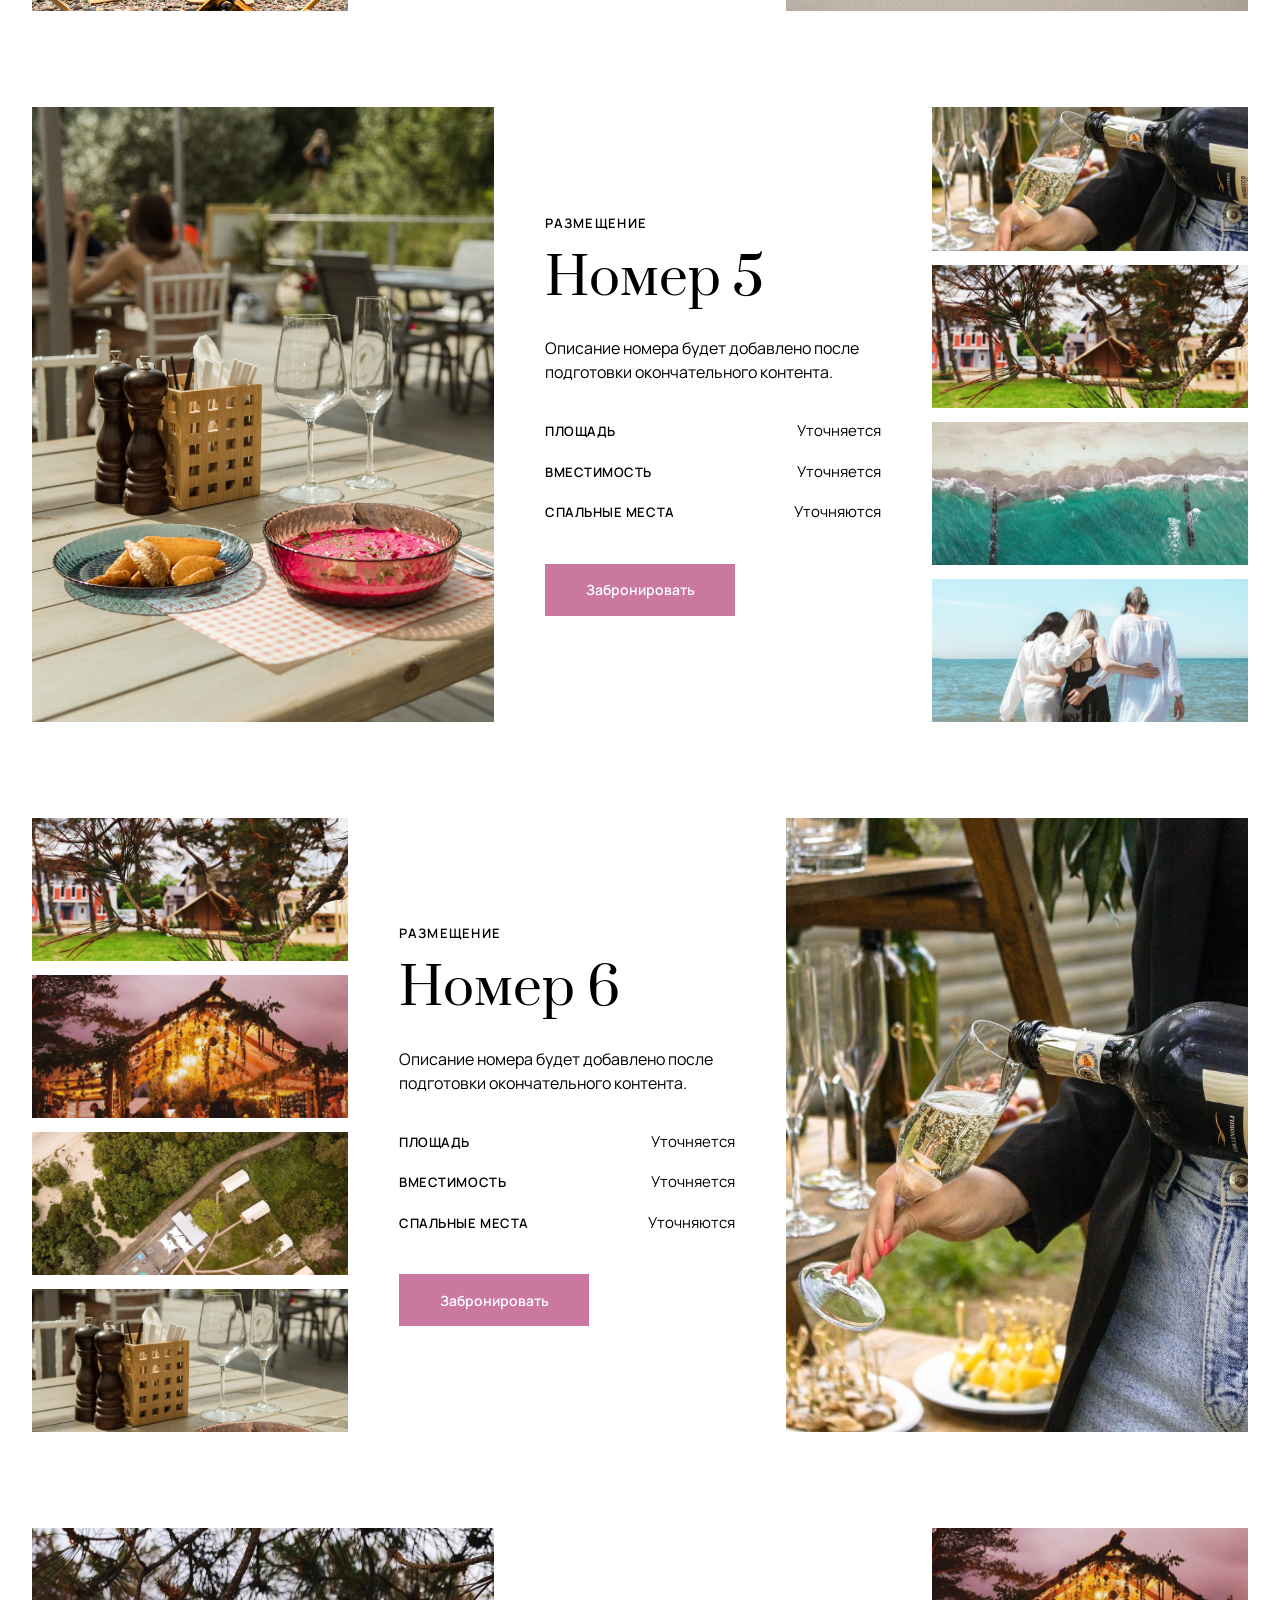
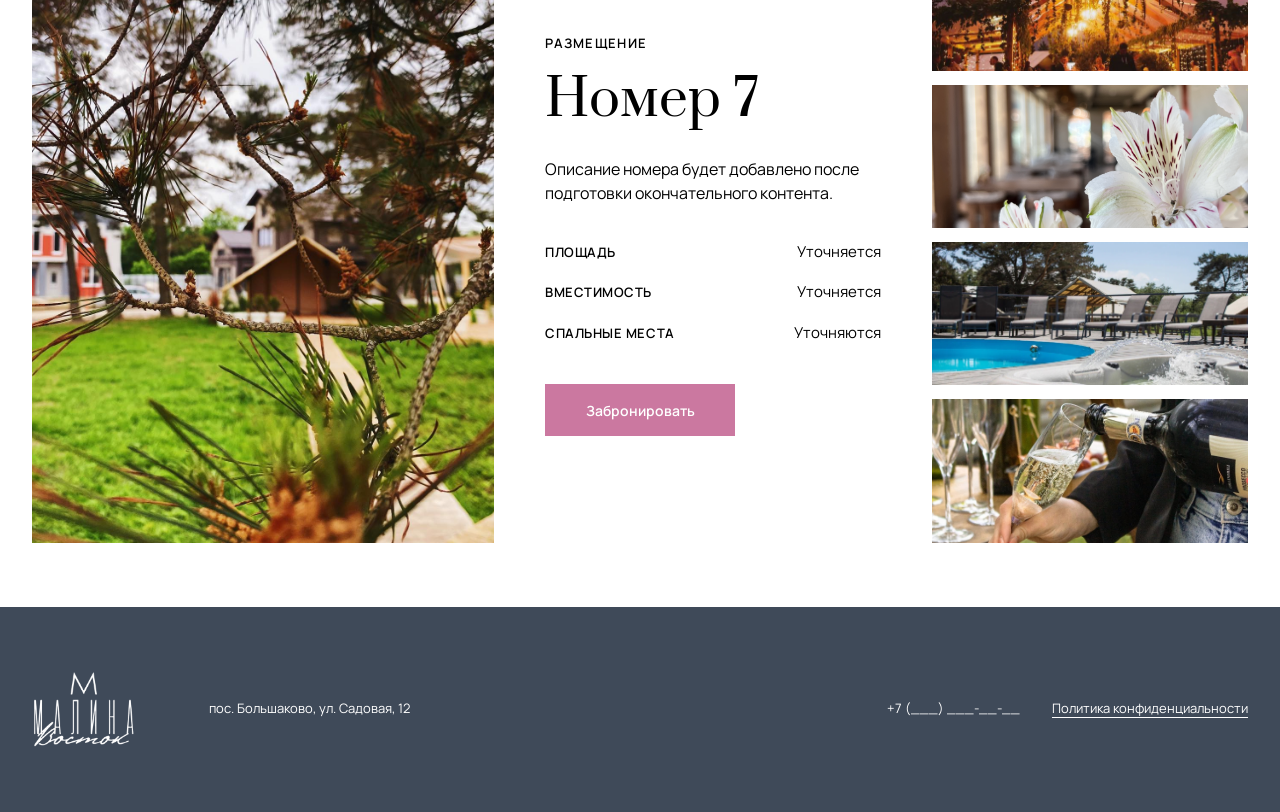
<file: rooms.html>
<!doctype html>
<html lang="ru">
  <head>
    <meta charset="utf-8">
    <meta name="viewport" content="width=device-width, initial-scale=1">
    <title>Размещение — Малина Восток</title>
    <link rel="preconnect" href="https://fonts.googleapis.com">
    <link rel="preconnect" href="https://fonts.gstatic.com" crossorigin>
    <link rel="icon" type="image/png" href="assets/images/logo/favicon.png">
    <link rel="apple-touch-icon" href="assets/images/logo/favicon.png">
    <link rel="stylesheet" href="https://fonts.googleapis.com/css2?family=Manrope:wght@400;500;600&amp;family=Prata&amp;display=swap">
    <link rel="stylesheet" href="assets/css/styles.css?v=system-audit">
    <script src="assets/js/main.js" defer></script>
    <script src="assets/js/rooms.js" defer></script>
  </head>
  <body class="rooms-page-layout">
    <header class="site-header">
      <div class="header-links" aria-label="Другие глэмпинги">
        <div class="page-shell header-links__inner">
          <a href="https://glampingmalina.ru/zelenogradsk" target="_blank" rel="noopener noreferrer">Малина глэмпинг Зеленоградск</a>
          <a href="https://glampingmalina.ru/kosa" target="_blank" rel="noopener noreferrer">Малина глэмпинг Коса</a>
        </div>
      </div>
      <div class="page-shell header-main">
        <a class="logo" href="index.html" aria-label="Малина Восток — главная">
          <img src="assets/images/logo/malina-vostok-logo.png" alt="Малина Восток">
        </a>
        <nav class="desktop-nav" aria-label="Основная навигация">
          <a href="rooms.html" aria-current="page">Размещение</a>
          <a href="index.html#about">О&nbsp;нас</a>
          <a href="index.html#advantages">Преимущества</a>
          <a href="index.html#events">Мероприятия</a>
        </nav>
        <div class="header-actions">
          <div class="header-contacts">
            <span class="header-phone">+7 (___) ___-__-__</span>
            <span class="header-address header-address--desktop">пос. Большаково, ул. Садовая, 12</span>
          </div>
          <span class="header-address header-address--mobile">пос. Большаково, ул. Садовая, 12</span>
          <button class="menu-toggle" type="button" aria-label="Открыть меню" aria-controls="mobile-menu" aria-expanded="false" aria-haspopup="dialog">
            <span></span><span></span><span></span>
          </button>
        </div>
      </div>
    </header>

    <div class="menu-overlay" data-menu-close aria-hidden="true"></div>
    <aside class="mobile-menu" id="mobile-menu" role="dialog" aria-modal="true" aria-label="Мобильное меню" aria-hidden="true" inert>
      <div class="mobile-menu__top">
        <span>Меню</span>
        <button class="menu-close" type="button" aria-label="Закрыть меню" data-menu-close>×</button>
      </div>
      <nav class="mobile-menu__nav" aria-label="Основная навигация">
        <a href="rooms.html" aria-current="page">Размещение</a>
        <a href="index.html#about">О&nbsp;нас</a>
        <a href="index.html#advantages">Преимущества</a>
        <a href="index.html#events">Мероприятия</a>
      </nav>
      <nav class="mobile-menu__places" aria-label="Другие глэмпинги">
        <a href="https://glampingmalina.ru/zelenogradsk" target="_blank" rel="noopener noreferrer">Малина глэмпинг Зеленоградск</a>
        <a href="https://glampingmalina.ru/kosa" target="_blank" rel="noopener noreferrer">Малина глэмпинг Коса</a>
      </nav>
    </aside>

    <main class="rooms-page">
      <section class="rooms-intro" aria-labelledby="rooms-title">
        <div class="rooms-page-shell rooms-intro__inner">
          <h1 id="rooms-title">Размещение</h1>
          <p>Номера для&nbsp;спокойного отдыха на&nbsp;природе с&nbsp;комфортом отеля.</p>
        </div>
      </section>

      <!-- Временный контент: заменить после получения названий, описаний и характеристик номеров -->
      <section class="room-section room-section--primary" id="room-1" aria-labelledby="room-1-title">
        <div class="room-section__layout">
          <div class="room-section__main">
            <button class="room-media-button room-media-button--main" type="button" data-room-gallery="room-1" data-room-index="0" aria-label="Открыть основную фотографию номера 1">
              <img class="room-main-image" src="assets/images/rooms/room-photo-01.jpg" alt="Фотография номера 1 — временный основной материал" width="1280" height="1280" fetchpriority="high">
            </button>
          </div>
          <div class="room-info">
            <p class="room-info__eyebrow">Размещение</p>
            <h2 class="room-info__title" id="room-1-title">Номер 1</h2>
            <p class="room-info__description">Описание номера будет добавлено после подготовки окончательного контента.</p>
            <dl class="room-info__specs">
              <div><dt>Площадь</dt><dd>Уточняется</dd></div>
              <div><dt>Вместимость</dt><dd>Уточняется</dd></div>
              <div><dt>Спальные места</dt><dd>Уточняются</dd></div>
            </dl>
            <!-- TODO: заменить disabled-кнопку на внешнюю ссылку бронирования -->
            <button class="room-info__booking" type="button" disabled aria-disabled="true">Забронировать</button>
          </div>
          <div class="room-section__gallery" aria-label="Фотографии номера 1">
            <button class="room-media-button room-media-button--preview" type="button" data-room-gallery="room-1" data-room-index="1" aria-label="Открыть фотографию 2 номера 1"><img src="assets/images/rooms/room-photo-02.jpg" alt="Фотография номера 1 — временный материал 2" width="1920" height="2560" loading="lazy"></button>
            <button class="room-media-button room-media-button--preview" type="button" data-room-gallery="room-1" data-room-index="2" aria-label="Открыть фотографию 3 номера 1"><img src="assets/images/rooms/room-photo-03.jpg" alt="Фотография номера 1 — временный материал 3" width="600" height="916" loading="lazy"></button>
            <button class="room-media-button room-media-button--preview" type="button" data-room-gallery="room-1" data-room-index="3" aria-label="Открыть фотографию 4 номера 1"><img src="assets/images/rooms/room-photo-08.jpg" alt="Фотография номера 1 — временный материал 4" width="1280" height="853" loading="lazy"></button>
            <button class="room-media-button room-media-button--preview" type="button" data-room-gallery="room-1" data-room-index="4" aria-label="Открыть фотографию 5 номера 1"><img src="assets/images/rooms/room-photo-10.jpg" alt="Фотография номера 1 — временный материал 5" width="1440" height="801" loading="lazy"></button>
          </div>
        </div>
      </section>

      <section class="room-section room-section--reverse" id="room-2" aria-labelledby="room-2-title">
        <div class="room-section__layout">
          <div class="room-section__main">
            <button class="room-media-button room-media-button--main" type="button" data-room-gallery="room-2" data-room-index="0" aria-label="Открыть основную фотографию номера 2">
              <img class="room-main-image" src="assets/images/rooms/room-photo-02.jpg" alt="Фотография номера 2 — временный основной материал" width="1920" height="2560" loading="lazy">
            </button>
          </div>
          <div class="room-info">
            <p class="room-info__eyebrow">Размещение</p>
            <h2 class="room-info__title" id="room-2-title">Номер 2</h2>
            <p class="room-info__description">Описание номера будет добавлено после подготовки окончательного контента.</p>
            <dl class="room-info__specs">
              <div><dt>Площадь</dt><dd>Уточняется</dd></div>
              <div><dt>Вместимость</dt><dd>Уточняется</dd></div>
              <div><dt>Спальные места</dt><dd>Уточняются</dd></div>
            </dl>
            <!-- TODO: заменить disabled-кнопку на внешнюю ссылку бронирования -->
            <button class="room-info__booking" type="button" disabled aria-disabled="true">Забронировать</button>
          </div>
          <div class="room-section__gallery" aria-label="Фотографии номера 2">
            <button class="room-media-button room-media-button--preview" type="button" data-room-gallery="room-2" data-room-index="1" aria-label="Открыть фотографию 2 номера 2"><img src="assets/images/rooms/room-photo-03.jpg" alt="Фотография номера 2 — временный материал 2" width="600" height="916" loading="lazy"></button>
            <button class="room-media-button room-media-button--preview" type="button" data-room-gallery="room-2" data-room-index="2" aria-label="Открыть фотографию 3 номера 2"><img src="assets/images/rooms/room-photo-04.jpg" alt="Фотография номера 2 — временный материал 3" width="1279" height="1920" loading="lazy"></button>
            <button class="room-media-button room-media-button--preview" type="button" data-room-gallery="room-2" data-room-index="3" aria-label="Открыть фотографию 4 номера 2"><img src="assets/images/rooms/room-photo-09.jpg" alt="Фотография номера 2 — временный материал 4" width="1440" height="801" loading="lazy"></button>
            <button class="room-media-button room-media-button--preview" type="button" data-room-gallery="room-2" data-room-index="4" aria-label="Открыть фотографию 5 номера 2"><img src="assets/images/rooms/room-photo-01.jpg" alt="Фотография номера 2 — временный материал 5" width="1280" height="1280" loading="lazy"></button>
          </div>
        </div>
      </section>

      <section class="room-section room-section--primary" id="room-3" aria-labelledby="room-3-title">
        <div class="room-section__layout">
          <div class="room-section__main">
            <button class="room-media-button room-media-button--main" type="button" data-room-gallery="room-3" data-room-index="0" aria-label="Открыть основную фотографию номера 3">
              <img class="room-main-image" src="assets/images/rooms/room-photo-03.jpg" alt="Фотография номера 3 — временный основной материал" width="600" height="916" loading="lazy">
            </button>
          </div>
          <div class="room-info">
            <p class="room-info__eyebrow">Размещение</p>
            <h2 class="room-info__title" id="room-3-title">Номер 3</h2>
            <p class="room-info__description">Описание номера будет добавлено после подготовки окончательного контента.</p>
            <dl class="room-info__specs">
              <div><dt>Площадь</dt><dd>Уточняется</dd></div>
              <div><dt>Вместимость</dt><dd>Уточняется</dd></div>
              <div><dt>Спальные места</dt><dd>Уточняются</dd></div>
            </dl>
            <!-- TODO: заменить disabled-кнопку на внешнюю ссылку бронирования -->
            <button class="room-info__booking" type="button" disabled aria-disabled="true">Забронировать</button>
          </div>
          <div class="room-section__gallery" aria-label="Фотографии номера 3">
            <button class="room-media-button room-media-button--preview" type="button" data-room-gallery="room-3" data-room-index="1" aria-label="Открыть фотографию 2 номера 3"><img src="assets/images/rooms/room-photo-04.jpg" alt="Фотография номера 3 — временный материал 2" width="1279" height="1920" loading="lazy"></button>
            <button class="room-media-button room-media-button--preview" type="button" data-room-gallery="room-3" data-room-index="2" aria-label="Открыть фотографию 3 номера 3"><img src="assets/images/rooms/room-photo-05.jpg" alt="Фотография номера 3 — временный материал 3" width="1707" height="2560" loading="lazy"></button>
            <button class="room-media-button room-media-button--preview" type="button" data-room-gallery="room-3" data-room-index="3" aria-label="Открыть фотографию 4 номера 3"><img src="assets/images/rooms/room-photo-10.jpg" alt="Фотография номера 3 — временный материал 4" width="1440" height="801" loading="lazy"></button>
            <button class="room-media-button room-media-button--preview" type="button" data-room-gallery="room-3" data-room-index="4" aria-label="Открыть фотографию 5 номера 3"><img src="assets/images/rooms/room-photo-02.jpg" alt="Фотография номера 3 — временный материал 5" width="1920" height="2560" loading="lazy"></button>
          </div>
        </div>
      </section>

      <section class="room-section room-section--reverse" id="room-4" aria-labelledby="room-4-title">
        <div class="room-section__layout">
          <div class="room-section__main">
            <button class="room-media-button room-media-button--main" type="button" data-room-gallery="room-4" data-room-index="0" aria-label="Открыть основную фотографию номера 4">
              <img class="room-main-image" src="assets/images/rooms/room-photo-04.jpg" alt="Фотография номера 4 — временный основной материал" width="1279" height="1920" loading="lazy">
            </button>
          </div>
          <div class="room-info">
            <p class="room-info__eyebrow">Размещение</p>
            <h2 class="room-info__title" id="room-4-title">Номер 4</h2>
            <p class="room-info__description">Описание номера будет добавлено после подготовки окончательного контента.</p>
            <dl class="room-info__specs">
              <div><dt>Площадь</dt><dd>Уточняется</dd></div>
              <div><dt>Вместимость</dt><dd>Уточняется</dd></div>
              <div><dt>Спальные места</dt><dd>Уточняются</dd></div>
            </dl>
            <!-- TODO: заменить disabled-кнопку на внешнюю ссылку бронирования -->
            <button class="room-info__booking" type="button" disabled aria-disabled="true">Забронировать</button>
          </div>
          <div class="room-section__gallery" aria-label="Фотографии номера 4">
            <button class="room-media-button room-media-button--preview" type="button" data-room-gallery="room-4" data-room-index="1" aria-label="Открыть фотографию 2 номера 4"><img src="assets/images/rooms/room-photo-05.jpg" alt="Фотография номера 4 — временный материал 2" width="1707" height="2560" loading="lazy"></button>
            <button class="room-media-button room-media-button--preview" type="button" data-room-gallery="room-4" data-room-index="2" aria-label="Открыть фотографию 3 номера 4"><img src="assets/images/rooms/room-photo-06.jpg" alt="Фотография номера 4 — временный материал 3" width="1440" height="1800" loading="lazy"></button>
            <button class="room-media-button room-media-button--preview" type="button" data-room-gallery="room-4" data-room-index="3" aria-label="Открыть фотографию 4 номера 4"><img src="assets/images/rooms/room-photo-08.jpg" alt="Фотография номера 4 — временный материал 4" width="1280" height="853" loading="lazy"></button>
            <button class="room-media-button room-media-button--preview" type="button" data-room-gallery="room-4" data-room-index="4" aria-label="Открыть фотографию 5 номера 4"><img src="assets/images/rooms/room-photo-03.jpg" alt="Фотография номера 4 — временный материал 5" width="600" height="916" loading="lazy"></button>
          </div>
        </div>
      </section>

      <section class="room-section room-section--primary" id="room-5" aria-labelledby="room-5-title">
        <div class="room-section__layout">
          <div class="room-section__main">
            <button class="room-media-button room-media-button--main" type="button" data-room-gallery="room-5" data-room-index="0" aria-label="Открыть основную фотографию номера 5">
              <img class="room-main-image" src="assets/images/rooms/room-photo-05.jpg" alt="Фотография номера 5 — временный основной материал" width="1707" height="2560" loading="lazy">
            </button>
          </div>
          <div class="room-info">
            <p class="room-info__eyebrow">Размещение</p>
            <h2 class="room-info__title" id="room-5-title">Номер 5</h2>
            <p class="room-info__description">Описание номера будет добавлено после подготовки окончательного контента.</p>
            <dl class="room-info__specs">
              <div><dt>Площадь</dt><dd>Уточняется</dd></div>
              <div><dt>Вместимость</dt><dd>Уточняется</dd></div>
              <div><dt>Спальные места</dt><dd>Уточняются</dd></div>
            </dl>
            <!-- TODO: заменить disabled-кнопку на внешнюю ссылку бронирования -->
            <button class="room-info__booking" type="button" disabled aria-disabled="true">Забронировать</button>
          </div>
          <div class="room-section__gallery" aria-label="Фотографии номера 5">
            <button class="room-media-button room-media-button--preview" type="button" data-room-gallery="room-5" data-room-index="1" aria-label="Открыть фотографию 2 номера 5"><img src="assets/images/rooms/room-photo-06.jpg" alt="Фотография номера 5 — временный материал 2" width="1440" height="1800" loading="lazy"></button>
            <button class="room-media-button room-media-button--preview" type="button" data-room-gallery="room-5" data-room-index="2" aria-label="Открыть фотографию 3 номера 5"><img src="assets/images/rooms/room-photo-07.jpg" alt="Фотография номера 5 — временный материал 3" width="1440" height="1440" loading="lazy"></button>
            <button class="room-media-button room-media-button--preview" type="button" data-room-gallery="room-5" data-room-index="3" aria-label="Открыть фотографию 4 номера 5"><img src="assets/images/rooms/room-photo-09.jpg" alt="Фотография номера 5 — временный материал 4" width="1440" height="801" loading="lazy"></button>
            <button class="room-media-button room-media-button--preview" type="button" data-room-gallery="room-5" data-room-index="4" aria-label="Открыть фотографию 5 номера 5"><img src="assets/images/rooms/room-photo-04.jpg" alt="Фотография номера 5 — временный материал 5" width="1279" height="1920" loading="lazy"></button>
          </div>
        </div>
      </section>

      <section class="room-section room-section--reverse" id="room-6" aria-labelledby="room-6-title">
        <div class="room-section__layout">
          <div class="room-section__main">
            <button class="room-media-button room-media-button--main" type="button" data-room-gallery="room-6" data-room-index="0" aria-label="Открыть основную фотографию номера 6">
              <img class="room-main-image" src="assets/images/rooms/room-photo-06.jpg" alt="Фотография номера 6 — временный основной материал" width="1440" height="1800" loading="lazy">
            </button>
          </div>
          <div class="room-info">
            <p class="room-info__eyebrow">Размещение</p>
            <h2 class="room-info__title" id="room-6-title">Номер 6</h2>
            <p class="room-info__description">Описание номера будет добавлено после подготовки окончательного контента.</p>
            <dl class="room-info__specs">
              <div><dt>Площадь</dt><dd>Уточняется</dd></div>
              <div><dt>Вместимость</dt><dd>Уточняется</dd></div>
              <div><dt>Спальные места</dt><dd>Уточняются</dd></div>
            </dl>
            <!-- TODO: заменить disabled-кнопку на внешнюю ссылку бронирования -->
            <button class="room-info__booking" type="button" disabled aria-disabled="true">Забронировать</button>
          </div>
          <div class="room-section__gallery" aria-label="Фотографии номера 6">
            <button class="room-media-button room-media-button--preview" type="button" data-room-gallery="room-6" data-room-index="1" aria-label="Открыть фотографию 2 номера 6"><img src="assets/images/rooms/room-photo-07.jpg" alt="Фотография номера 6 — временный материал 2" width="1440" height="1440" loading="lazy"></button>
            <button class="room-media-button room-media-button--preview" type="button" data-room-gallery="room-6" data-room-index="2" aria-label="Открыть фотографию 3 номера 6"><img src="assets/images/rooms/room-photo-01.jpg" alt="Фотография номера 6 — временный материал 3" width="1280" height="1280" loading="lazy"></button>
            <button class="room-media-button room-media-button--preview" type="button" data-room-gallery="room-6" data-room-index="3" aria-label="Открыть фотографию 4 номера 6"><img src="assets/images/rooms/room-photo-10.jpg" alt="Фотография номера 6 — временный материал 4" width="1440" height="801" loading="lazy"></button>
            <button class="room-media-button room-media-button--preview" type="button" data-room-gallery="room-6" data-room-index="4" aria-label="Открыть фотографию 5 номера 6"><img src="assets/images/rooms/room-photo-05.jpg" alt="Фотография номера 6 — временный материал 5" width="1707" height="2560" loading="lazy"></button>
          </div>
        </div>
      </section>

      <section class="room-section room-section--primary room-section--last" id="room-7" aria-labelledby="room-7-title">
        <div class="room-section__layout">
          <div class="room-section__main">
            <button class="room-media-button room-media-button--main" type="button" data-room-gallery="room-7" data-room-index="0" aria-label="Открыть основную фотографию номера 7">
              <img class="room-main-image" src="assets/images/rooms/room-photo-07.jpg" alt="Фотография номера 7 — временный основной материал" width="1440" height="1440" loading="lazy">
            </button>
          </div>
          <div class="room-info">
            <p class="room-info__eyebrow">Размещение</p>
            <h2 class="room-info__title" id="room-7-title">Номер 7</h2>
            <p class="room-info__description">Описание номера будет добавлено после подготовки окончательного контента.</p>
            <dl class="room-info__specs">
              <div><dt>Площадь</dt><dd>Уточняется</dd></div>
              <div><dt>Вместимость</dt><dd>Уточняется</dd></div>
              <div><dt>Спальные места</dt><dd>Уточняются</dd></div>
            </dl>
            <!-- TODO: заменить disabled-кнопку на внешнюю ссылку бронирования -->
            <button class="room-info__booking" type="button" disabled aria-disabled="true">Забронировать</button>
          </div>
          <div class="room-section__gallery" aria-label="Фотографии номера 7">
            <button class="room-media-button room-media-button--preview" type="button" data-room-gallery="room-7" data-room-index="1" aria-label="Открыть фотографию 2 номера 7"><img src="assets/images/rooms/room-photo-01.jpg" alt="Фотография номера 7 — временный материал 2" width="1280" height="1280" loading="lazy"></button>
            <button class="room-media-button room-media-button--preview" type="button" data-room-gallery="room-7" data-room-index="2" aria-label="Открыть фотографию 3 номера 7"><img src="assets/images/rooms/room-photo-02.jpg" alt="Фотография номера 7 — временный материал 3" width="1920" height="2560" loading="lazy"></button>
            <button class="room-media-button room-media-button--preview" type="button" data-room-gallery="room-7" data-room-index="3" aria-label="Открыть фотографию 4 номера 7"><img src="assets/images/rooms/room-photo-08.jpg" alt="Фотография номера 7 — временный материал 4" width="1280" height="853" loading="lazy"></button>
            <button class="room-media-button room-media-button--preview" type="button" data-room-gallery="room-7" data-room-index="4" aria-label="Открыть фотографию 5 номера 7"><img src="assets/images/rooms/room-photo-06.jpg" alt="Фотография номера 7 — временный материал 5" width="1440" height="1800" loading="lazy"></button>
          </div>
        </div>
      </section>

      <div class="rooms-lightbox" role="dialog" aria-modal="true" aria-label="Просмотр фотографий номера" aria-hidden="true" inert>
        <button class="rooms-lightbox__close" type="button" aria-label="Закрыть полноэкранный просмотр">×</button>
        <button class="rooms-lightbox__previous" type="button" aria-label="Предыдущая фотография">‹</button>
        <div class="rooms-lightbox__stage">
          <img class="rooms-lightbox__image" alt="">
        </div>
        <button class="rooms-lightbox__next" type="button" aria-label="Следующая фотография">›</button>
      </div>
    </main>

    <footer class="site-footer">
      <div class="page-shell footer-inner">
        <img class="footer-logo" src="assets/images/logo/malina-vostok-logo.png" alt="Малина Восток">
        <address>пос. Большаково, ул. Садовая, 12</address>
        <span>+7 (___) ___-__-__</span>
        <a href="privacy.html">Политика конфиденциальности</a>
      </div>
    </footer>
  </body>
</html>
</file>
<file: assets/css/styles.css>
:root {
  --color-background: #FFFFFF;
  --color-text: #000000;
  --color-accent: #B0316E;
  --color-accent-hover: #CC4083;
  --color-footer: #3F4A59;
  --header-height: 112px;
  --fs-topbar: 14px;
  --fs-nav-desktop: 18px;
  --fs-nav-mobile: 17px;
  --fs-phone: 18px;
  --fs-body: 16px;
  --fs-small: 13px;
  --fs-link: 15px;
  --fs-button: 14px;
  --fs-card-title: 28px;
  --fs-card-text: 15px;
  --fs-section-intro: clamp(33px, 2.2vw, 38px);
  --fs-editorial-large: clamp(46px, 3.7vw, 66px);
  --fs-hero-kicker: 13px;
  --fs-hero-title: clamp(48px, 7.2vw, 102px);
  --fs-hero-subtitle: clamp(17px, 1.7vw, 23px);
  --fs-section-heading: clamp(30px, 4vw, 52px);
  --fs-page-title: clamp(42px, 6vw, 76px);
  --lh-heading: 1.14;
  --lh-card-title: 1.2;
  --lh-body: 1.5;
  --lh-editorial: 1.14;
  --feature-icon-size: 88px;
  --section-gap: 96px;
  --section-gap-compact: 72px;
  --section-gap-footer: 64px;
}

* { box-sizing: border-box; }
html { max-width: 100%; overflow-x: clip; scroll-behavior: smooth; }
body { max-width: 100%; margin: 0; overflow-x: clip; color: var(--color-text); background: var(--color-background); font-family: "Manrope", Arial, sans-serif; font-size: var(--fs-body); font-weight: 400; line-height: var(--lh-body); }
body.menu-open { overflow: hidden; }
body.technical-layout { min-height: 100svh; min-height: 100dvh; display: flex; flex-direction: column; }
main { min-width: 0; }
.technical-layout .technical-page { flex: 1 0 auto; }
a { color: inherit; text-decoration: none; }
button { font: inherit; }
.page-shell { width: min(100% - 64px, 1280px); margin: 0 auto; }

.site-header { position: sticky; top: 0; z-index: 100; background: var(--color-background); box-shadow: 0 1px 0 rgba(0,0,0,.08); }
.header-links { min-height: 31px; border-bottom: 1px solid rgba(0,0,0,.08); font-size: var(--fs-topbar); }
.header-links__inner { min-height: 31px; display: flex; justify-content: flex-end; align-items: center; gap: 24px; }
.header-links a, .desktop-nav a { transition: color .2s ease; }
.header-links a:hover, .desktop-nav a:hover, .site-footer a:hover { color: var(--color-accent); }
.header-main { min-height: 80px; display: grid; grid-template-columns: 130px 1fr auto; align-items: center; gap: 32px; }
.header-actions { display: flex; align-items: center; justify-content: flex-end; min-width: 0; flex-shrink: 0; }
.header-contacts { display: flex; min-width: 0; flex-direction: column; align-items: flex-end; }
.logo { display: flex; align-items: center; width: 113px; min-width: 0; }
.logo img { display: block; width: 100%; height: 54px; object-fit: contain; object-position: left center; }
.desktop-nav { display: flex; justify-content: center; align-items: center; gap: clamp(18px, 3vw, 44px); font-size: var(--fs-nav-desktop); font-weight: 500; }
.header-phone { font-size: var(--fs-phone); font-weight: 600; line-height: 1.2; white-space: nowrap; text-align: right; }
.header-address { color: rgba(0,0,0,.66); font-family: "Manrope", Arial, sans-serif; font-size: var(--fs-small); font-weight: 400; line-height: 1.25; text-align: right; }
.header-address--desktop { display: block; margin-top: 4px; white-space: nowrap; }
.header-address--mobile { display: none; }
.menu-toggle { display: none; border: 0; background: transparent; width: 44px; height: 44px; padding: 10px; cursor: pointer; }
.menu-toggle span { display: block; width: 24px; height: 1px; margin: 5px 0; background: var(--color-text); }

.hero { position: relative; min-height: calc(100svh - var(--header-height)); min-height: calc(100dvh - var(--header-height)); display: grid; overflow: hidden; color: #fff; background: #252525; }
.hero__video, .hero__shade { position: absolute; inset: 0; width: 100%; height: 100%; }
.hero__video { object-fit: cover; }
.hero__shade { background: rgba(0,0,0,.42); }
.hero__content { position: relative; z-index: 1; align-self: end; padding-bottom: clamp(72px, 13vh, 160px); }
.hero__eyebrow { margin: 0 0 14px; font-size: var(--fs-hero-kicker); letter-spacing: .12em; text-transform: uppercase; }
h1, h2 { margin: 0; font-family: "Prata", Georgia, serif; font-weight: 400; }
.hero h1 { max-width: 780px; font-size: var(--fs-hero-title); line-height: 1.08; }
.hero__subtitle { max-width: 440px; margin: 20px 0 32px; font-size: var(--fs-hero-subtitle); line-height: 1.45; }
.button { display: inline-flex; align-items: center; justify-content: center; min-height: 52px; padding: 0 28px; font-size: var(--fs-button); font-weight: 600; transition: background .2s ease, color .2s ease; }
.button--light { color: #fff; background: var(--color-accent); }
.button--light:hover, .button--light:focus-visible { color: #fff; background: var(--color-accent-hover); }

#booking, #about, #advantages, #events, #gallery, .technical-page { scroll-margin-top: var(--header-height); }
.booking-section { padding: clamp(36px, 4vw, 64px) 0 0; background: #fff; }
.booking-section__inner { width: min(100% - 40px, 1600px); margin-inline: auto; display: grid; gap: 34px; }
.about-section { padding: var(--section-gap-compact) 0 0; background: #FFFFFF; }
.about-section__inner { width: min(100% - 64px, 1600px); margin-inline: auto; }
.about-text { margin: 0; color: #000000; font-family: "Manrope", Arial, sans-serif; font-size: var(--fs-editorial-large); font-weight: 600; line-height: var(--lh-editorial); text-wrap: pretty; overflow-wrap: normal; word-break: normal; hyphens: none; }
.accommodation-section { padding: var(--section-gap) 0 0; background: #fff; }
.accommodation-layout { width: min(100% - 64px, 1600px); margin-inline: auto; }
.accommodation-visual { position: relative; overflow: hidden; background: #d9d9d9; }
.accommodation-visual img { display: block; width: 100%; height: 100%; object-fit: cover; }
.accommodation-intro { color: #000; background: #fff; }
.accommodation-intro p { margin: 0; font-size: var(--fs-section-intro); font-weight: 600; line-height: var(--lh-editorial); }
.accommodation-all-rooms { background: #fff; }
.accommodation-intro__link { display: inline-flex; gap: 10px; align-items: center; border-bottom: 1px solid currentColor; font-size: var(--fs-link); font-weight: 600; line-height: 1.4; transition: color .2s ease; }
.accommodation-intro__link:hover, .accommodation-intro__link:focus-visible { color: var(--color-accent); }
.accommodation-intro__link:focus-visible { outline: 2px solid var(--color-accent); outline-offset: 4px; }
.accommodation-room-rail { min-width: 0; }
.room-preview-card { display: flex; flex-direction: column; min-width: 0; border: 1px solid rgba(0, 0, 0, .14); color: #000; background: #fff; cursor: pointer; transition: border-color .2s ease, background-color .2s ease; }
.room-preview-card:hover, .room-preview-card:focus-visible { border-color: var(--color-accent); }
.room-preview-card:focus-visible { outline: 2px solid var(--color-accent); outline-offset: 3px; }
.room-preview-card__media { display: block; aspect-ratio: 3 / 4; background: #d9d9d9; }
.room-preview-card__body { display: grid; gap: 12px; padding: 24px; }
.room-preview-card__title { font-family: "Prata", Georgia, serif; font-size: var(--fs-card-title); line-height: var(--lh-card-title); }
.room-preview-card__description { margin: 0; font-size: var(--fs-card-text); line-height: var(--lh-body); }
.nature-banner { width: 100%; margin: 0; padding: var(--section-gap) 0 0; padding-inline: 0; box-sizing: border-box; background: #FFFFFF; }
.nature-banner__inner { width: 100%; max-width: none; margin-inline: 0; padding-inline: 0; }
.nature-banner__image { display: block; width: 100%; max-width: none; height: clamp(300px, 42vw, 620px); margin: 0; object-fit: cover; object-position: center; }
.advantages { padding: var(--section-gap) 0 0; background: #FFFFFF; }
.advantages__container { width: min(100% - 64px, 1600px); margin-inline: auto; }
.advantages__lead { max-width: 1100px; margin: 0; color: var(--color-text); font-family: "Manrope", Arial, sans-serif; font-size: var(--fs-section-intro); font-weight: 600; line-height: var(--lh-editorial); }
.advantages__grid { display: grid; grid-template-columns: minmax(0, 1fr); gap: clamp(20px, 2vw, 36px); margin-top: clamp(48px, 6vw, 96px); }
.advantages-card { display: flex; min-width: 0; flex-direction: column; padding: clamp(28px, 3vw, 44px); background: #FCFCFB; }
.advantages-card__icon { display: flex; align-items: center; width: var(--feature-icon-size); height: var(--feature-icon-size); margin: 0; }
.advantages-card__icon img { display: block; width: 100%; height: 100%; object-fit: contain; opacity: .82; }
.advantages-card__title { min-width: 0; margin: 32px 0 12px; color: var(--color-text); font-family: "Prata", Georgia, serif; font-size: var(--fs-card-title); font-weight: 400; line-height: var(--lh-card-title); }
.advantages-card__text { min-width: 0; margin: 0; color: var(--color-text); font-size: var(--fs-card-text); line-height: var(--lh-body); }
.events-section { display: grid; grid-template-columns: minmax(0, 55%) minmax(0, 45%); width: 100%; min-width: 0; padding: var(--section-gap) 0 0; background: #FFFFFF; }
.events-section__content { min-width: 0; align-self: center; padding-right: clamp(40px, 6vw, 96px); padding-left: max(32px, calc((100vw - 1280px) / 2)); }
.events-section__title { margin: 0; font-size: var(--fs-section-heading); line-height: var(--lh-heading); }
.events-section__lead { max-width: 14ch; margin: clamp(32px, 4vw, 56px) 0 24px; font-size: var(--fs-section-intro); font-weight: 600; line-height: var(--lh-editorial); }
.events-section__text { max-width: 52ch; margin: 0; font-size: var(--fs-body); line-height: var(--lh-body); }
.events-section__visual { min-width: 0; align-self: stretch; }
.events-section__visual img { display: block; width: 100%; height: 100%; min-height: clamp(520px, 46vw, 720px); object-fit: cover; object-position: center; }
.gallery-section { width: 100%; min-width: 0; padding: var(--section-gap) 0 var(--section-gap-footer); background: #FFFFFF; }
.gallery-section__title { margin: 0; font-size: var(--fs-section-heading); line-height: var(--lh-heading); }
.gallery-track { width: 100%; min-width: 0; margin-top: 48px; overflow-x: auto; overscroll-behavior-inline: contain; cursor: grab; scrollbar-width: none; -webkit-overflow-scrolling: touch; }
.gallery-track::-webkit-scrollbar { display: none; }
.gallery-track:focus-visible { outline: 2px solid var(--color-accent); outline-offset: -2px; }
.gallery-track.is-dragging { cursor: grabbing; user-select: none; }
.gallery-list { display: flex; width: max-content; gap: clamp(16px, 2vw, 24px); padding-inline: max(32px, calc((100vw - 1280px) / 2)); }
.gallery-card { flex: 0 0 clamp(280px, 28vw, 420px); width: clamp(280px, 28vw, 420px); aspect-ratio: 1; padding: 0; overflow: hidden; border: 0; color: inherit; background: #F4F3F1; cursor: zoom-in; }
.gallery-card:focus-visible { outline: 3px solid var(--color-accent); outline-offset: -3px; }
.gallery-card img { display: block; width: 100%; height: 100%; object-fit: cover; object-position: center; }
body.gallery-lightbox-open { overflow: hidden; }
.gallery-lightbox { position: fixed; z-index: 300; inset: 0; display: grid; place-items: center; opacity: 0; visibility: hidden; pointer-events: none; background: rgba(0, 0, 0, .9); transition: opacity .24s ease, visibility .24s ease; }
.gallery-lightbox.is-open { opacity: 1; visibility: visible; pointer-events: auto; }
.gallery-lightbox__stage { position: absolute; inset: 0; display: grid; place-items: center; padding: clamp(56px, 7vw, 96px); }
.gallery-lightbox__image { display: block; max-width: 100%; max-height: 100%; width: auto; height: auto; object-fit: contain; }
.gallery-lightbox__close, .gallery-lightbox__previous, .gallery-lightbox__next { position: absolute; z-index: 1; display: grid; place-items: center; width: 48px; height: 48px; padding: 0; border: 0; border-radius: 50%; color: #000; background: rgba(255, 255, 255, .92); cursor: pointer; line-height: 1; }
.gallery-lightbox__close:focus-visible, .gallery-lightbox__previous:focus-visible, .gallery-lightbox__next:focus-visible { outline: 3px solid var(--color-accent); outline-offset: 3px; }
.gallery-lightbox__close { top: 20px; right: 20px; font-size: 34px; }
.gallery-lightbox__previous, .gallery-lightbox__next { top: 50%; font-size: 38px; transform: translateY(-50%); }
.gallery-lightbox__previous { left: 20px; }
.gallery-lightbox__next { right: 20px; }
#block-search, #tl-search-form, .tl-container { width: 100%; max-width: 100%; min-width: 0; box-sizing: border-box; }
.tl-container { min-height: 58px; }
.tl-container > a { color: var(--color-accent); font-size: var(--fs-topbar); }

@media (min-width: 992px) {
  .accommodation-layout { display: grid; grid-template-columns: 53% 47%; align-items: start; }
  .accommodation-scale-frame, .accommodation-scale-content, .accommodation-info { display: contents; }
  .accommodation-visual { grid-column: 1; grid-row: 1 / span 3; position: sticky; top: var(--header-height); height: calc(100svh - var(--header-height)); min-height: 520px; }
  .accommodation-intro { grid-column: 2; padding: clamp(56px, 6vw, 112px) clamp(56px, 6vw, 112px) 0; }
  .accommodation-all-rooms { grid-column: 2; padding: 32px clamp(56px, 6vw, 112px) 56px; }
  .accommodation-room-rail { display: grid; grid-column: 2; grid-template-columns: minmax(0, 1fr); gap: 24px; padding: 0 clamp(56px, 6vw, 112px) clamp(72px, 8vw, 128px); }
}

@media (min-width: 768px) and (max-width: 991px) {
  :root { --section-gap: 72px; --section-gap-compact: 64px; --section-gap-footer: 56px; }
  .accommodation-layout { display: grid; grid-template-columns: 57% 43%; }
  .accommodation-scale-frame, .accommodation-scale-content { display: contents; }
  .accommodation-visual { grid-column: 1; min-height: 608px; }
  .accommodation-info { grid-column: 2; display: flex; flex-direction: column; justify-content: center; min-height: 608px; padding: clamp(28px, 4vw, 48px); }
  .accommodation-intro p { max-width: 16ch; }
  .accommodation-all-rooms { margin-top: 32px; }
  .accommodation-room-rail { display: flex; grid-column: 1 / -1; gap: 18px; padding: 32px 0 56px; overflow-x: auto; scroll-snap-type: x mandatory; overscroll-behavior-inline: contain; -webkit-overflow-scrolling: touch; }
  .room-preview-card { flex: 0 0 clamp(280px, 42vw, 380px); scroll-snap-align: start; }
  .events-section { grid-template-columns: minmax(0, 54%) minmax(0, 46%); }
  .events-section__content { padding-right: clamp(28px, 4vw, 40px); padding-left: 20px; }
  .events-section__visual img { min-height: clamp(440px, 58vw, 560px); }
  .gallery-list { padding-inline: 20px; }
  .gallery-card { flex-basis: clamp(240px, 34vw, 320px); width: clamp(240px, 34vw, 320px); }
}

@media (min-width: 768px) and (max-width: 1241px) {
  :root { --feature-icon-size: 82px; }
  .advantages__grid { grid-template-columns: repeat(2, minmax(0, 1fr)); }
  .advantages-card { display: grid; grid-template-rows: var(--feature-icon-size) auto 1fr; align-content: start; }
  .advantages-card__title { min-block-size: 3.6em; }
}

@media (min-width: 1242px) {
  .advantages__grid { grid-template-columns: repeat(4, minmax(0, 1fr)); }
  .advantages-card { display: grid; grid-template-rows: var(--feature-icon-size) auto 1fr; align-content: start; }
  .advantages-card__title { min-block-size: 3.6em; }
}

.site-footer { color: #fff; background: var(--color-footer); }
.footer-inner { min-height: 205px; display: grid; grid-template-columns: 145px 1fr auto auto; align-items: center; gap: 32px; font-size: var(--fs-small); }
.footer-logo { width: 120px; height: 76px; object-fit: contain; object-position: left center; filter: brightness(0) invert(1); }
.footer-inner address { font-style: normal; }
.footer-inner a { text-decoration: underline; text-underline-offset: 4px; }
.technical-page { padding: clamp(72px, 10vw, 150px) 0; }
.technical-page .page-shell { display: grid; gap: 38px; }
.technical-page h1 { font-size: var(--fs-page-title); line-height: var(--lh-heading); }
.technical-page__placeholder { min-height: 140px; border: 1px solid rgba(0,0,0,.14); }
.privacy-page { padding: var(--section-gap-compact) 0 var(--section-gap-footer); background: var(--color-background); }
.privacy-page__inner { width: min(100% - 64px, 800px); margin-inline: auto; }
.privacy-page h1 { margin: 0; font-size: var(--fs-page-title); line-height: var(--lh-heading); }
.privacy-article { margin-top: clamp(48px, 6vw, 72px); font-size: var(--fs-body); line-height: 1.75; }
.privacy-article h2, .privacy-article h3 { min-width: 0; color: var(--color-text); }
.privacy-article h2 { margin: clamp(56px, 7vw, 88px) 0 24px; font-size: var(--fs-section-heading); line-height: var(--lh-heading); }
.privacy-article > h2:first-child { margin-top: 0; }
.privacy-article h3 { margin: 32px 0 16px; font-family: "Manrope", Arial, sans-serif; font-size: var(--fs-body); font-weight: 600; line-height: var(--lh-body); }
.privacy-article p { margin: 0 0 18px; }
.privacy-article ul { display: grid; gap: 12px; margin: 0 0 24px; padding: 0; list-style: none; }
.privacy-article li { padding: 0; }
.privacy-article a { color: inherit; text-decoration: underline; text-decoration-color: var(--color-accent); text-decoration-thickness: 1px; text-underline-offset: 4px; overflow-wrap: anywhere; transition: color .2s ease; }
.privacy-article a:hover, .privacy-article a:focus-visible { color: var(--color-accent); }
.privacy-article a:focus-visible { outline: 2px solid var(--color-accent); outline-offset: 3px; }
.privacy-table-wrap { width: 100%; max-width: 100%; margin: 0 0 24px; overflow-x: auto; -webkit-overflow-scrolling: touch; }
.privacy-table { width: 100%; min-width: 620px; border-collapse: collapse; text-align: left; }
.privacy-table th, .privacy-table td { padding: 18px 0; border-top: 1px solid rgba(0,0,0,.14); vertical-align: top; }
.privacy-table tr:last-child th, .privacy-table tr:last-child td { border-bottom: 1px solid rgba(0,0,0,.14); }
.privacy-table th { width: 32%; padding-right: 28px; font-size: var(--fs-small); font-weight: 600; line-height: var(--lh-body); text-transform: uppercase; letter-spacing: .04em; }
.privacy-table td { min-width: 0; overflow-wrap: anywhere; }
.privacy-table td p { margin: 0 0 10px; }
.privacy-table td p:last-child { margin-bottom: 0; }

.rooms-page-layout { min-height: 100svh; min-height: 100dvh; display: flex; flex-direction: column; }
.rooms-page { min-width: 0; flex: 1 0 auto; }
.rooms-page-shell, .room-section__layout { width: min(100% - 64px, 1600px); margin-inline: auto; }
.rooms-intro { padding: var(--section-gap-compact) 0 0; background: var(--color-background); }
.rooms-intro__inner { display: grid; gap: 24px; }
.rooms-intro h1 { font-size: var(--fs-page-title); line-height: var(--lh-heading); }
.rooms-intro p { max-width: 620px; margin: 0; font-size: var(--fs-section-intro); font-weight: 600; line-height: var(--lh-editorial); }
.room-section { min-width: 0; padding: var(--section-gap) 0 0; scroll-margin-top: calc(var(--header-height) + 24px); background: var(--color-background); }
.room-section--last { padding-bottom: var(--section-gap-footer); }
.room-section__layout { display: grid; min-width: 0; }
.room-section__main, .room-section__gallery, .room-info { min-width: 0; }
.room-section__main { grid-area: main; }
.room-section__gallery { grid-area: gallery; }
.room-info { grid-area: content; display: flex; flex-direction: column; justify-content: center; align-self: stretch; padding: clamp(36px, 4vw, 72px); }
.room-media-button { display: block; width: 100%; min-width: 0; padding: 0; overflow: hidden; border: 0; color: inherit; background: #F4F3F1; cursor: zoom-in; }
.room-media-button:focus-visible { outline: 3px solid var(--color-accent); outline-offset: -3px; }
.room-media-button img { display: block; width: 100%; height: 100%; object-fit: cover; object-position: center; }
.room-media-button--main, .room-main-image { height: clamp(580px, 48vw, 780px); }
.room-info__eyebrow { margin: 0 0 18px; font-size: var(--fs-small); font-weight: 600; letter-spacing: .1em; line-height: 1.4; text-transform: uppercase; }
.room-info__title { margin: 0; font-size: var(--fs-section-heading); line-height: var(--lh-heading); }
.room-info__description { max-width: 42ch; margin: 28px 0 0; font-size: var(--fs-body); line-height: var(--lh-body); }
.room-info__specs { display: grid; gap: 18px; max-width: 360px; margin: 36px 0 0; }
.room-info__specs div { display: grid; grid-template-columns: minmax(0, 1fr) auto; gap: 20px; align-items: baseline; }
.room-info__specs dt, .room-info__specs dd { min-width: 0; margin: 0; }
.room-info__specs dt { font-size: var(--fs-small); font-weight: 600; line-height: 1.4; text-transform: uppercase; letter-spacing: .04em; }
.room-info__specs dd { font-size: var(--fs-card-text); line-height: var(--lh-body); text-align: right; }
.room-info__booking { display: inline-flex; align-items: center; justify-content: center; width: fit-content; min-width: 190px; min-height: 52px; margin-top: 40px; padding: 0 28px; border: 0; border-radius: 0; color: #FFFFFF; background: var(--color-accent); font-family: "Manrope", Arial, sans-serif; font-size: var(--fs-button); font-weight: 600; line-height: normal; text-decoration: none; transition: background-color .2s ease; }
.room-info__booking:not(:disabled):hover, .room-info__booking:not(:disabled):focus-visible { background: var(--color-accent-hover); }
.room-info__booking:focus-visible { outline: 2px solid var(--color-accent); outline-offset: 4px; }
.room-info__booking:disabled { opacity: .65; cursor: not-allowed; }
.room-section__gallery { display: grid; grid-template-rows: repeat(4, minmax(0, 1fr)); gap: 14px; height: clamp(580px, 48vw, 780px); }
.room-media-button--preview { height: 100%; }
body.rooms-lightbox-open { overflow: hidden; }
.rooms-lightbox { position: fixed; z-index: 300; inset: 0; display: grid; place-items: center; opacity: 0; visibility: hidden; pointer-events: none; background: rgba(0, 0, 0, .9); transition: opacity .24s ease, visibility .24s ease; }
.rooms-lightbox.is-open { opacity: 1; visibility: visible; pointer-events: auto; }
.rooms-lightbox__stage { position: absolute; inset: 0; display: grid; place-items: center; padding: clamp(56px, 7vw, 96px); }
.rooms-lightbox__image { display: block; width: auto; height: auto; max-width: 100%; max-height: 100%; object-fit: contain; }
.rooms-lightbox__close, .rooms-lightbox__previous, .rooms-lightbox__next { position: absolute; z-index: 1; display: grid; place-items: center; width: 48px; height: 48px; padding: 0; border: 0; border-radius: 50%; color: #000000; background: rgba(255, 255, 255, .92); cursor: pointer; line-height: 1; }
.rooms-lightbox__close:focus-visible, .rooms-lightbox__previous:focus-visible, .rooms-lightbox__next:focus-visible { outline: 3px solid var(--color-accent); outline-offset: 3px; }
.rooms-lightbox__close { top: 20px; right: 20px; font-size: 34px; }
.rooms-lightbox__previous, .rooms-lightbox__next { top: 50%; font-size: 38px; transform: translateY(-50%); }
.rooms-lightbox__previous { left: 20px; }
.rooms-lightbox__next { right: 20px; }

@media (min-width: 1242px) {
  .room-section--primary .room-section__layout { grid-template-areas: "main content gallery"; grid-template-columns: minmax(0, 38fr) minmax(0, 36fr) minmax(0, 26fr); }
  .room-section--reverse .room-section__layout { grid-template-areas: "gallery content main"; grid-template-columns: minmax(0, 26fr) minmax(0, 36fr) minmax(0, 38fr); }
}

@media (min-width: 768px) and (max-width: 1241px) {
  .room-section--primary .room-section__layout { grid-template-areas: "main content" "gallery gallery"; grid-template-columns: minmax(0, 48%) minmax(0, 52%); }
  .room-section--reverse .room-section__layout { grid-template-areas: "content main" "gallery gallery"; grid-template-columns: minmax(0, 52%) minmax(0, 48%); }
  .room-media-button--main, .room-main-image { height: clamp(540px, 68vw, 720px); }
  .room-info { padding: clamp(32px, 5vw, 64px); }
  .room-section__gallery { display: flex; height: auto; gap: 16px; padding-top: 24px; overflow-x: auto; overscroll-behavior-inline: contain; scroll-snap-type: x proximity; scrollbar-width: thin; -webkit-overflow-scrolling: touch; }
  .room-media-button--preview { flex: 0 0 clamp(220px, 30vw, 320px); height: auto; aspect-ratio: 4 / 5; scroll-snap-align: start; }
}

@media (max-width: 767px) {
  .rooms-page-shell, .room-section__layout { width: min(100% - 40px, 1600px); }
  .rooms-intro__inner { gap: 20px; }
  .rooms-intro p { font-size: 28px; }
  .room-section__layout, .room-section--primary .room-section__layout, .room-section--reverse .room-section__layout { grid-template-areas: "main" "content" "gallery"; grid-template-columns: minmax(0, 1fr); }
  .room-media-button--main, .room-main-image { height: clamp(400px, 120vw, 620px); }
  .room-info { padding: 32px 0 0; }
  .room-info__description { margin-top: 22px; }
  .room-info__specs { width: 100%; max-width: none; margin-top: 28px; }
  .room-info__booking { width: 100%; margin-top: 32px; }
  .room-section__gallery { display: flex; height: auto; gap: 12px; margin-top: 32px; overflow-x: auto; overscroll-behavior-inline: contain; scroll-snap-type: x proximity; scrollbar-width: none; -webkit-overflow-scrolling: touch; }
  .room-section__gallery::-webkit-scrollbar { display: none; }
  .room-media-button--preview { flex: 0 0 min(72vw, 280px); height: auto; aspect-ratio: 4 / 5; scroll-snap-align: start; }
  .rooms-lightbox__stage { padding: 72px 16px; }
  .rooms-lightbox__close { top: 12px; right: 12px; }
  .rooms-lightbox__previous { left: 12px; }
  .rooms-lightbox__next { right: 12px; }
}

.menu-overlay, .mobile-menu { display: none; }

@media (max-width: 959px) {
  :root { --header-height: 81px; --fs-phone: 14px; --fs-section-intro: clamp(30px, calc(18px + 1.5vw), 33px); --fs-card-title: clamp(26px, calc(18px + 1vw), 28px); --fs-card-text: 15px; --fs-link: 14px; --fs-hero-kicker: 10px; --fs-hero-subtitle: 17px; }
  .page-shell { width: min(100% - 40px, 1280px); }
  .header-links, .desktop-nav { display: none; }
  .header-main { min-height: var(--header-height); display: flex; align-items: center; justify-content: space-between; flex-wrap: nowrap; gap: 12px; padding: 8px 0; }
  .header-main > .logo { margin-right: auto; }
  .header-actions { display: grid; grid-template-areas: "phone phone" "address toggle"; grid-template-columns: minmax(0, 1fr) 44px; grid-template-rows: auto 44px; gap: 4px 8px; width: min(188px, calc(100% - 64px)); min-width: 0; margin-left: auto; align-items: center; flex: 0 1 188px; }
  .header-contacts { display: contents; }
  .logo { width: min(96px, 100%); min-width: 0; flex: 0 1 96px; }
  .logo img { height: 52px; }
  .header-phone { grid-area: phone; justify-self: end; font-size: var(--fs-phone); }
  .header-address--desktop { display: none; }
  .header-address--mobile { display: block; grid-area: address; justify-self: end; max-width: 136px; font-size: 11px; line-height: 1.2; overflow-wrap: normal; word-break: normal; }
  .menu-toggle { display: block; grid-area: toggle; justify-self: end; }
  .hero { height: 70svh; min-height: 500px; }
  .hero__content { padding-bottom: 58px; }
  .hero__eyebrow { font-size: var(--fs-hero-kicker); }
  .hero__subtitle { font-size: var(--fs-hero-subtitle); margin: 16px 0 28px; }
  .booking-section__inner { width: min(100% - 32px, 1600px); }
  .about-section__inner { width: min(100% - 32px, 1600px); }
  .footer-inner { min-height: auto; grid-template-columns: 1fr; gap: 18px; padding: 42px 0; }
  .footer-logo { height: 58px; }
  .menu-overlay { display: block; position: fixed; z-index: 150; inset: 0; background: rgba(0,0,0,.44); opacity: 0; visibility: hidden; transition: opacity .25s ease, visibility .25s ease; }
  .mobile-menu { display: flex; position: fixed; z-index: 160; top: 0; right: 0; width: min(88vw, 380px); height: 100dvh; padding: 25px 24px 38px; flex-direction: column; background: #fff; transform: translateX(100%); visibility: hidden; transition: transform .28s ease, visibility .28s ease; }
  .mobile-menu.is-open { transform: translateX(0); visibility: visible; }
  .menu-overlay.is-visible { opacity: 1; visibility: visible; }
  .mobile-menu__top { display: flex; align-items: center; justify-content: space-between; padding-bottom: 27px; border-bottom: 1px solid rgba(0,0,0,.12); font-family: "Prata", Georgia, serif; font-size: 26px; }
  .menu-close { width: 42px; height: 42px; padding: 0; border: 0; background: transparent; cursor: pointer; font-size: 36px; font-weight: 300; line-height: 1; }
  .mobile-menu__nav, .mobile-menu__places { display: grid; gap: 24px; font-size: var(--fs-nav-mobile); }
  .mobile-menu__nav { padding: 32px 0; }
  .mobile-menu__places { margin-top: auto; padding-top: 28px; border-top: 1px solid rgba(0,0,0,.12); font-size: var(--fs-small); line-height: 1.45; }
}

@media (max-width: 480px) {
  .booking-section__inner { width: min(100% - 24px, 1600px); }
  .about-section__inner { width: min(100% - 48px, 1600px); }
  .privacy-page__inner { width: min(100% - 48px, 800px); }
  .privacy-article { line-height: 1.7; }
  .privacy-article h2 { margin-top: 52px; }
}

@media (min-width: 768px) and (max-width: 959px) {
  .about-text { font-size: clamp(44px, 4.8vw, 46px); }
}

@media (max-width: 767px) {
  :root { --fs-section-intro: 28px; --fs-card-title: 24px; --fs-card-text: 15px; --fs-link: 14px; --feature-icon-size: 72px; --section-gap: 48px; --section-gap-compact: 48px; --section-gap-footer: 40px; }
  .about-scale-frame { position: relative; width: 100%; overflow: hidden; }
  .about-scale-content { position: absolute; top: 0; left: 0; width: 720px; transform: scale(var(--about-scale, 1)); transform-origin: top left; }
  .about-text { width: 720px; font-size: 44px; line-height: 1.13; }
  .accommodation-layout { width: 100%; }
  .accommodation-scale-frame { position: relative; width: 100%; overflow: hidden; }
  .accommodation-scale-content { position: absolute; top: 0; left: 0; display: grid; grid-template-columns: repeat(2, 260px); width: 520px; height: 507px; transform: scale(var(--accommodation-scale, 1)); transform-origin: top left; }
  .accommodation-visual { height: 100%; }
  .accommodation-info { display: flex; flex-direction: column; justify-content: center; height: 100%; padding: 28px 24px; background: #fff; }
  .accommodation-all-rooms { margin-top: 24px; }
  .accommodation-room-rail { display: flex; gap: 16px; padding: 24px 20px 48px; overflow-x: auto; scroll-snap-type: x mandatory; overscroll-behavior-inline: contain; -webkit-overflow-scrolling: touch; }
  .room-preview-card { flex: 0 0 min(82vw, 340px); scroll-snap-align: start; }
  .room-preview-card__body { padding: 20px; }
  .room-preview-card__title { font-size: 24px; }
  .advantages__container { width: min(100% - 40px, 1600px); }
  .advantages__grid { grid-template-columns: 1fr; gap: 16px; margin-top: 40px; }
  .advantages-card { padding: 28px; }
  .advantages-card__title { margin-top: 28px; }
  .events-section { display: block; }
  .events-section__content { padding-inline: 20px; }
  .events-section__lead { width: 100%; max-width: none; margin-top: 32px; white-space: normal; }
  .events-section__visual { margin-top: 48px; }
  .events-section__visual img { width: 100%; height: clamp(320px, 78vw, 480px); min-height: 0; }
  .gallery-track { margin-top: 36px; }
  .gallery-list { gap: 12px; padding-inline: 20px; }
  .gallery-card { flex-basis: clamp(240px, 78vw, 320px); width: clamp(240px, 78vw, 320px); }
  .gallery-lightbox__stage { padding: 72px 16px; }
  .gallery-lightbox__close { top: 12px; right: 12px; }
  .gallery-lightbox__previous { left: 12px; }
  .gallery-lightbox__next { right: 12px; }
}

@media (min-width: 501px) and (max-width: 599px) {
  .accommodation-layout { width: calc(100% - clamp(0px, calc(32.65vw - 163.58px), 32px)); }
  .accommodation-scale-content { grid-template-columns: clamp(270px, calc(453.37px - 30.61vw), 300px) 1fr; width: 600px; height: clamp(584px, calc(410.2px + 34.69vw), 618px); }
  .accommodation-info { padding-inline: 20px; }
  .accommodation-intro p { max-width: 15ch; font-size: clamp(28px, calc(19.67px + 1.663vw), 29.63px); }
}

@media (min-width: 600px) and (max-width: 767px) {
  .accommodation-layout { width: min(100% - 32px, 1600px); }
  .accommodation-scale-frame { position: static; height: auto !important; overflow: visible; }
  .accommodation-scale-content { position: static; display: grid; grid-template-columns: 45% 55%; width: 100%; height: clamp(584px, calc(498.3px + 14.29vw), 608px); transform: none !important; }
  .accommodation-visual { height: 100%; }
  .accommodation-info { height: 100%; padding-inline: clamp(20px, 4vw, 32px); }
  .accommodation-intro p { max-width: 15ch; }
}

@media (max-width: 500px) {
  .accommodation-intro p { font-size: 25px; }
  .room-preview-card { flex: 0 0 clamp(220px, 72vw, 290px); }
  .room-preview-card__body { gap: 8px; padding: 16px; }
  .room-preview-card__description { font-size: 15px; line-height: 1.4; }
}

@media (max-width: 420px) {
  :root { --fs-phone: 13px; }
}

@media (max-width: 403px) {
  .cert-button {
    display: flex;
    justify-content: center;
    width: min(340px, calc(100% - 32px));
    margin-inline: auto;
    margin-bottom: -72px;
    box-sizing: border-box;
    transform: translateY(-72px);
  }

  .cert-link {
    display: flex !important;
    align-items: center !important;
    justify-content: center !important;
    width: 100% !important;
    height: 42px !important;
    min-height: 42px !important;
    padding: 0 12px !important;
    box-sizing: border-box !important;
    border-radius: 2px !important;
    font-size: 16px !important;
    line-height: normal !important;
    white-space: nowrap !important;
    background: #B0316E !important;
    color: #FFFFFF !important;
    text-transform: none !important;
  }

  .cert-link:hover,
  .cert-link:focus-visible {
    background: #CC4083 !important;
  }
}

@media (prefers-reduced-motion: reduce) {
  *, *::before, *::after { scroll-behavior: auto !important; transition-duration: .01ms !important; animation-duration: .01ms !important; }
  .hero__video { display: none; }
}
</file>
